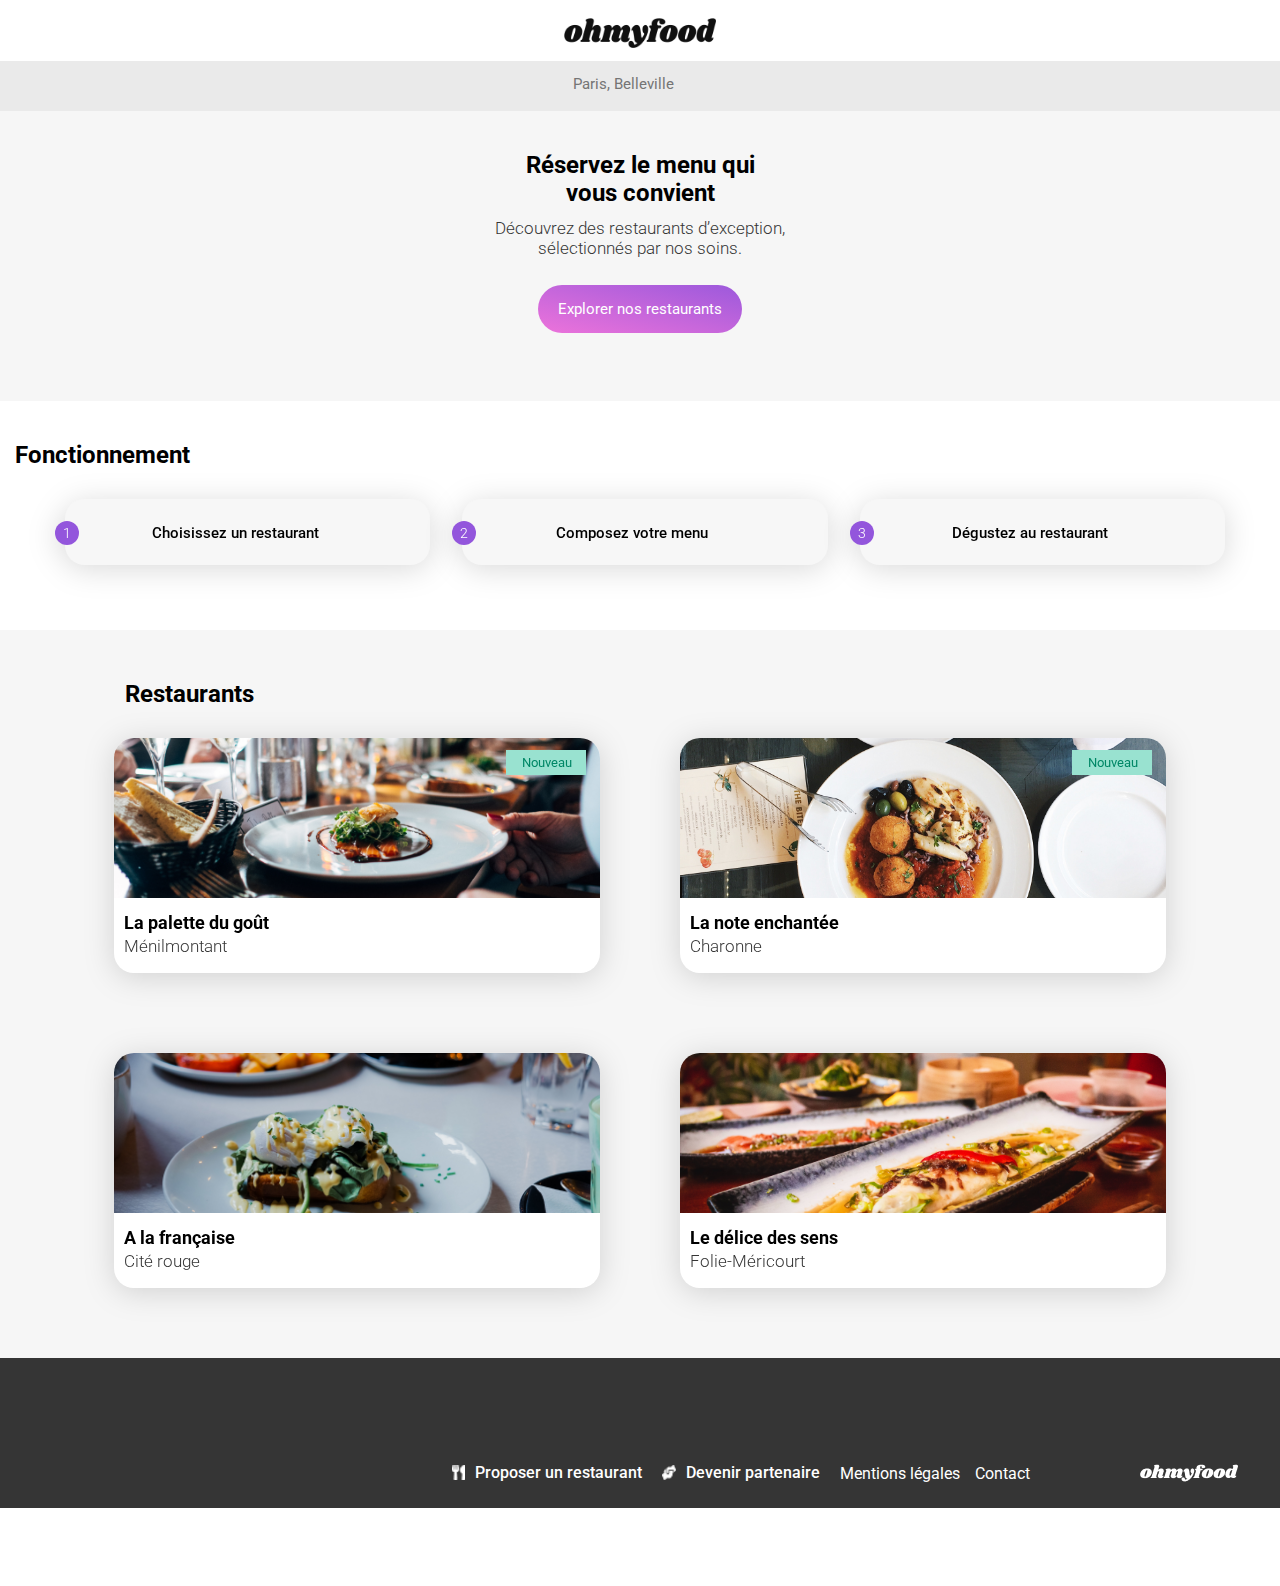
<file: index.html>
<!DOCTYPE html>
<html lang="fr">

<head>
    <meta charset="UTF-8">
    <meta name="viewport" content="width=device-width, initial-scale=1.0">
    <title>OhMyFood</title>
    <link rel="preconnect" href="https://fonts.googleapis.com">
    <link rel="preconnect" href="https://fonts.gstatic.com" crossorigin>
    <link href="https://fonts.googleapis.com/css2?family=Roboto:wght@100;300;400;500;700&display=swap" rel="stylesheet">
    <link rel="stylesheet" href="https://cdnjs.cloudflare.com/ajax/libs/font-awesome/6.2.1/css/all.min.css"
        integrity="sha512-MV7K8+y+gLIBoVD59lQIYicR65iaqukzvf/nwasF0nqhPay5w/9lJmVM2hMDcnK1OnMGCdVK+iQrJ7lzPJQd1w=="
        crossorigin="anonymous" referrerpolicy="no-referrer" />
    <link rel="stylesheet" href="./css/style.css">
</head>

<body>
    <div class="container">
        <header>
                <div class="logoOMF">
                    <img src="./images/logo/ohmyfood.png" alt="OhMyFood">
                </div>
            <form> 
            <section class="loc">
                <div class="location">
                <div class="locicon"><i class="fa-solid fa-location-dot fa-1.7x iconloc"></i></div>
                <div class="searchbar"><input type="text" placeholder="Paris, Belleville" id="search"></div>
                </div>  
            </section>
            <section class="bookym">
                <div class="bookyourmenu">
                    <h1>Réservez le menu qui<br>vous convient</h1>
                    <p>Découvrez des restaurants d’exception,<br> sélectionnés par nos soins.</p>
                </div>
                <div class="expbut">
                    <input type="submit" value="Explorer nos restaurants" id="explore">
                </div>
            </section>
            </form>
            <section class="fonction">
                <div class="fct">
                    <h1>Fonctionnement</h1>
                    <div class="fct-cards">
                        <article class="card">
                        <div class="bloc1"><p>1</p></div>
                        <i class="fa-solid fa-mobile-screen-button mobilicon"></i>
                        <h2>Choisissez un restaurant</h2>
                        </article>
                        <article class="card">
                        <div class="bloc1"><p>2</p></div>
                        <i class="fa-solid fa-list-ul listicon"></i>
                        <h2>Composez votre menu</h2>
                        </article>
                        <article class="card">
                        <div class="bloc1"><p>3</p></div>               
                        <i class="fa-sharp fa-solid fa-store storicon"></i>
                        <h2>Dégustez au restaurant</h2>
                        </article> 
                    </div>
                </div>
            </section>
        </header> 
            <section class="restaurants">
                <div class="rest">
                    <h1>Restaurants</h1>
                    <div class="rest-cards">
                    <article class="card">
                        <a href="Menu1/menu1.html">
                        <img src="./images/jay-wennington-N_Y88TWmGwA-unsplash.jpg" alt="Restaurant à Menilmontant" class="resto1"> 
                        <div class="card-content">
                        <h3>La palette du goût</h3>
                        <p>Ménilmontant</p>
                        <i class="fa-solid fa-heart"></i>
                        <div class="bloc2"><h4>Nouveau</h4></div>
                        </div> 
                        </a>
                        </article>
                    <article class="card"> 
                        <a href="Menu3/menu3.html">
                        <img src="./images/stil-u2Lp8tXIcjw-unsplash.jpg" alt="Restaurant à Menilmontant" class="resto1"> 
                        <div class="card-content">
                        <h3>La note enchantée</h3>
                        <p>Charonne</p>
                        <i class="fa-solid fa-heart"></i>
                        <div class="bloc2"><h4>Nouveau</h4></div>
                        </div> 
                        </a> 
                    </article>
                    <article class="card"> 
                        <a href="Menu4/menu4.html">
                        <img src="./images/toa-heftiba-DQKerTsQwi0-unsplash.jpg" alt="Restaurant à Menilmontant" class="resto1"> 
                        <div class="card-content">
                        <h3>A la française</h3>
                        <p>Cité rouge</p>
                        <i class="fa-solid fa-heart"></i>
                        </div>
                        </a>
                    </article>
                    <article class="card">
                        <a href="Menu2/Menu2.html">
                        <img src="./images/louis-hansel-shotsoflouis-qNBGVyOCY8Q-unsplash.jpg" alt="Restaurant à Menilmontant" class="resto1"> 
                        <div class="card-content">
                        <h3>Le délice des sens</h3>
                        <p>Folie-Méricourt</p>
                        <i class="fa-solid fa-heart"></i>
                        </div>
                        </a>
                    </article>
                    </div>
                </div>
            </section>
        <footer class="foot">
            <div class="ft">
                <div class="prpanddvpandul"> 
                    <div class="prpanddvp">
                    <div class="prpunr">
                        <img src="./images/couverts.png" alt="Couverts" class="icouverts">
                        <h3>Proposer un restaurant</h3>
                    </div>
                    <div class="dvp">
                        <img src="./images/mains.png" alt="Poignée de mains" class="icmains">
                        <h3>Devenir partenaire</h3>
                    </div>
                    </div>
                <ul>
                    <li>Mentions légales</li>
                    <li><a class="contact" href="mailto:mdln.brn.zbd@gmail.com">Contact</a></li>
                </ul>
                </div>
                <div class="logoOMF2">
                    <img src="./images/logo/ohmyfood2.png" alt="OhMyFood" class="logo2"> 
                </div>
            </div>  
        </footer>
    </div>
</body>
</file>
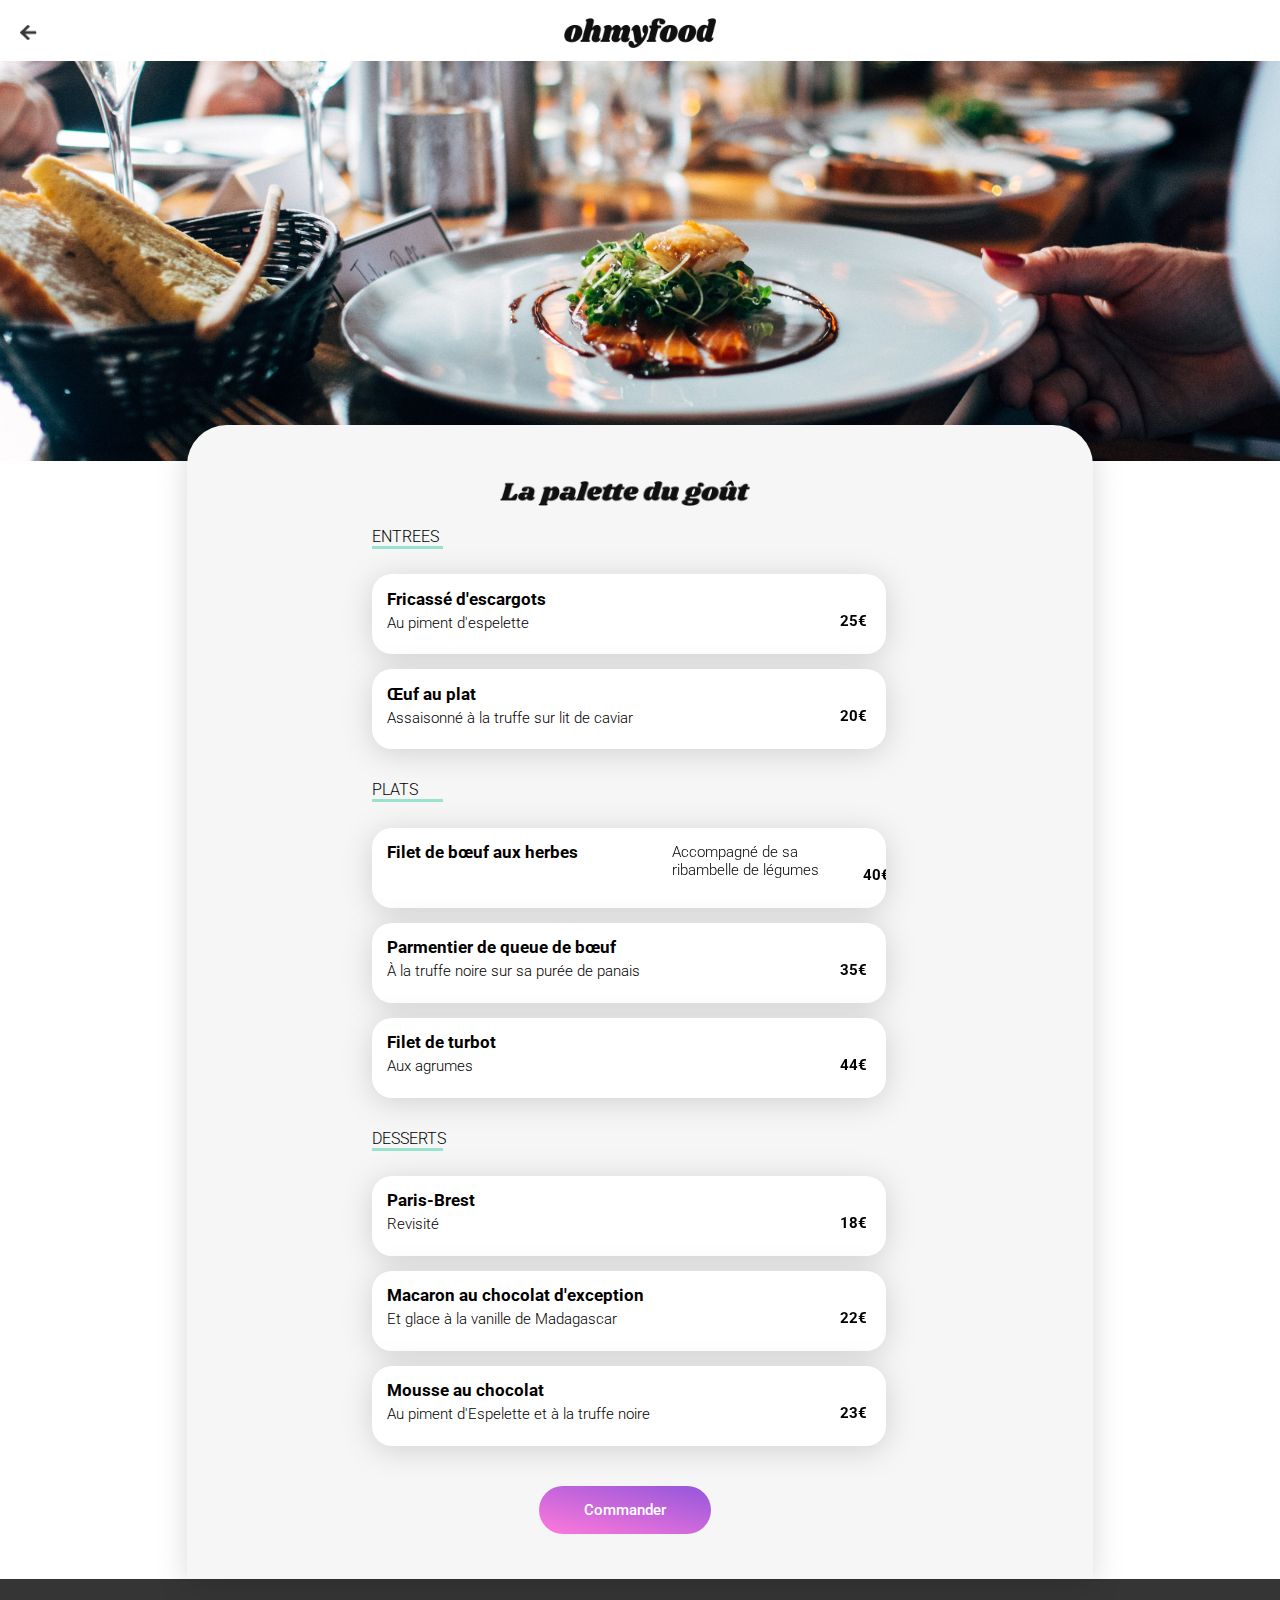
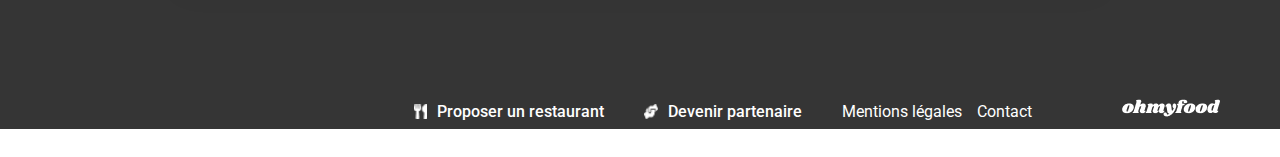
<file: Menu1 OMF/index.html>
<!DOCTYPE html>
<html lang="fr">

<head>
    <meta charset="UTF-8">
    <meta name="viewport" content="width=device-width, initial-scale=1.0">
    <title>Menu 1</title>
    <link rel="preconnect" href="https://fonts.googleapis.com">
    <link rel="preconnect" href="https://fonts.gstatic.com" crossorigin>
    <link href="https://fonts.googleapis.com/css2?family=Roboto:wght@100;300;400;500;700&display=swap" rel="stylesheet">
    <link rel="stylesheet" href="https://cdnjs.cloudflare.com/ajax/libs/font-awesome/6.2.1/css/all.min.css"
        integrity="sha512-MV7K8+y+gLIBoVD59lQIYicR65iaqukzvf/nwasF0nqhPay5w/9lJmVM2hMDcnK1OnMGCdVK+iQrJ7lzPJQd1w=="
        crossorigin="anonymous" referrerpolicy="no-referrer" />
    <link rel="stylesheet" href="./css/style.css">
</head>

<body>
  <div class="container">
    <header>
        <div class="logoOMF">
            <img src="./images/logo/ohmyfood.png" alt="OhMyFood">
        </div>
        <div class="fleche">
            <img src="./images/flch.png" alt="Flèche" class="logoflch">
        </div>    
        <div class="backgroundimage">
            <img src="./images/jay-wennington-N_Y88TWmGwA-unsplash.jpg" alt="restaurant" class="image1">   
        </div>  
    </header>
    <section class="main">
       <div class="card"> 
          <div class="card-content">
             <div class="title">
                <img src="./images/lpdg.png" class="lpdg" alt="La palette du goût"> 
                <i class="fa-solid fa-heart"></i> 
             </div>
             <article>
               <div class="entree">
                <h1>ENTREES</h1>
                <div class="card entree1">
                  <div class="littlecardcontent">
                   <h2>Fricassé d'escargots</h2>
                   <p>Au piment d'espelette</p>
                   </div>
                   <div class="bloce1">
                    <h3>25€</h3>
                    <i class="fa-solid fa-circle-check icheck"></i>
                  </div>
                </div>
                <div class="card entree1">
                  <div class="littlecardcontent">
                   <h2>Œuf au plat</h2>
                   <p>Assaisonné à la truffe sur lit de caviar</p>
                  </div>
                  <div class="bloce1">
                   <h3>20€</h3>
                   <i class="fa-solid fa-circle-check icheck"></i>
                  </div>
                </div>
             </article> 
             <article>
             <div class="entree">
                <h1>PLATS</h1>
                <div class="card entree1">
                  <div class="littlecardcontent">
                   <h2>Filet de bœuf aux herbes</h2>
                </div>
                <div class="para">
                  <p>Accompagné de sa ribambelle de légumes</p>
               </div>
                  <div class="bloce1">
                   <h3>40€</h3>
                   <i class="fa-solid fa-circle-check icheck"></i>
                  </div>
                </div>
                <div class="card entree1">
                  <div class="littlecardcontent">
                   <h2>Parmentier de queue de bœuf</h2>
                   <p>À la truffe noire sur sa purée de panais</p>
                  </div> 
                  <div class="bloce1">
                   <h3>35€</h3>
                   <i class="fa-solid fa-circle-check icheck"></i>
                  </div>
                </div>
                <div class="card entree1">
                  <div class="littlecardcontent">
                   <h2>Filet de turbot</h2>
                   <p>Aux agrumes</p>
                  </div>
                  <div class="bloce1">
                   <h3>44€</h3>
                   <i class="fa-solid fa-circle-check icheck"></i>
                  </div>
                </div>
             </div>
             </article>
             <article>
             <div class="entree">
                <h1>DESSERTS</h1>
                <div class="card entree1">
                  <div class="littlecardcontent">
                   <h2>Paris-Brest</h2>
                   <p>Revisité</p>
                  </div>
                  <div class="bloce1">
                   <h3>18€</h3>
                   <i class="fa-solid fa-circle-check icheck"></i>
                  </div>
                </div>
                <div class="card entree1">
                  <div class="littlecardcontent">
                   <h2>Macaron au chocolat d'exception </h2>
                   <p>Et glace à la vanille de Madagascar</p>
                  </div>
                  <div class="bloce1">
                   <h3>22€</h3>
                   <i class="fa-solid fa-circle-check icheck"></i>
                  </div>
                </div>
                <div class="card entree1">
                  <div class="littlecardcontent">
                   <h2>Mousse au chocolat </h2>
                   <p>Au piment d'Espelette et à la truffe noire</p>
                  </div>
                  <div class="bloce1"> 
                   <h3>23€</h3>
                   <i class="fa-solid fa-circle-check icheck"></i>
                  </div>
                </div>
             </div>
             </article>
             <div class="button">
             <a href="#" id="commander">Commander</a>
             </div>
          </div>
       </div>
    </section> 
    <footer class="foot">
        <div class="ft">
           <div class="prpanddvpandul"> 
           <div class="prpanddvp">
           <div class="prpunr">
           <img src="./images/couverts.png" alt="Couverts" class="icouverts">
           <h3>Proposer un restaurant</h3>
           </div>
           <div class="dvp">
           <img src="./images/mains.png" alt="Poignée de mains" class="icmains">
           <h3>Devenir partenaire</h3>
           </div>
           </div>
           <ul>
               <li>Mentions légales</li>
               <li>Contact</li>
           </ul>
           </div>
           <div class="logoOMF2">
           <img src="./images/logo/ohmyfood2.png" alt="OhMyFood" class="logo2"> 
           </div>
         </div>  
    </footer>
  </div>
</body>
</file>
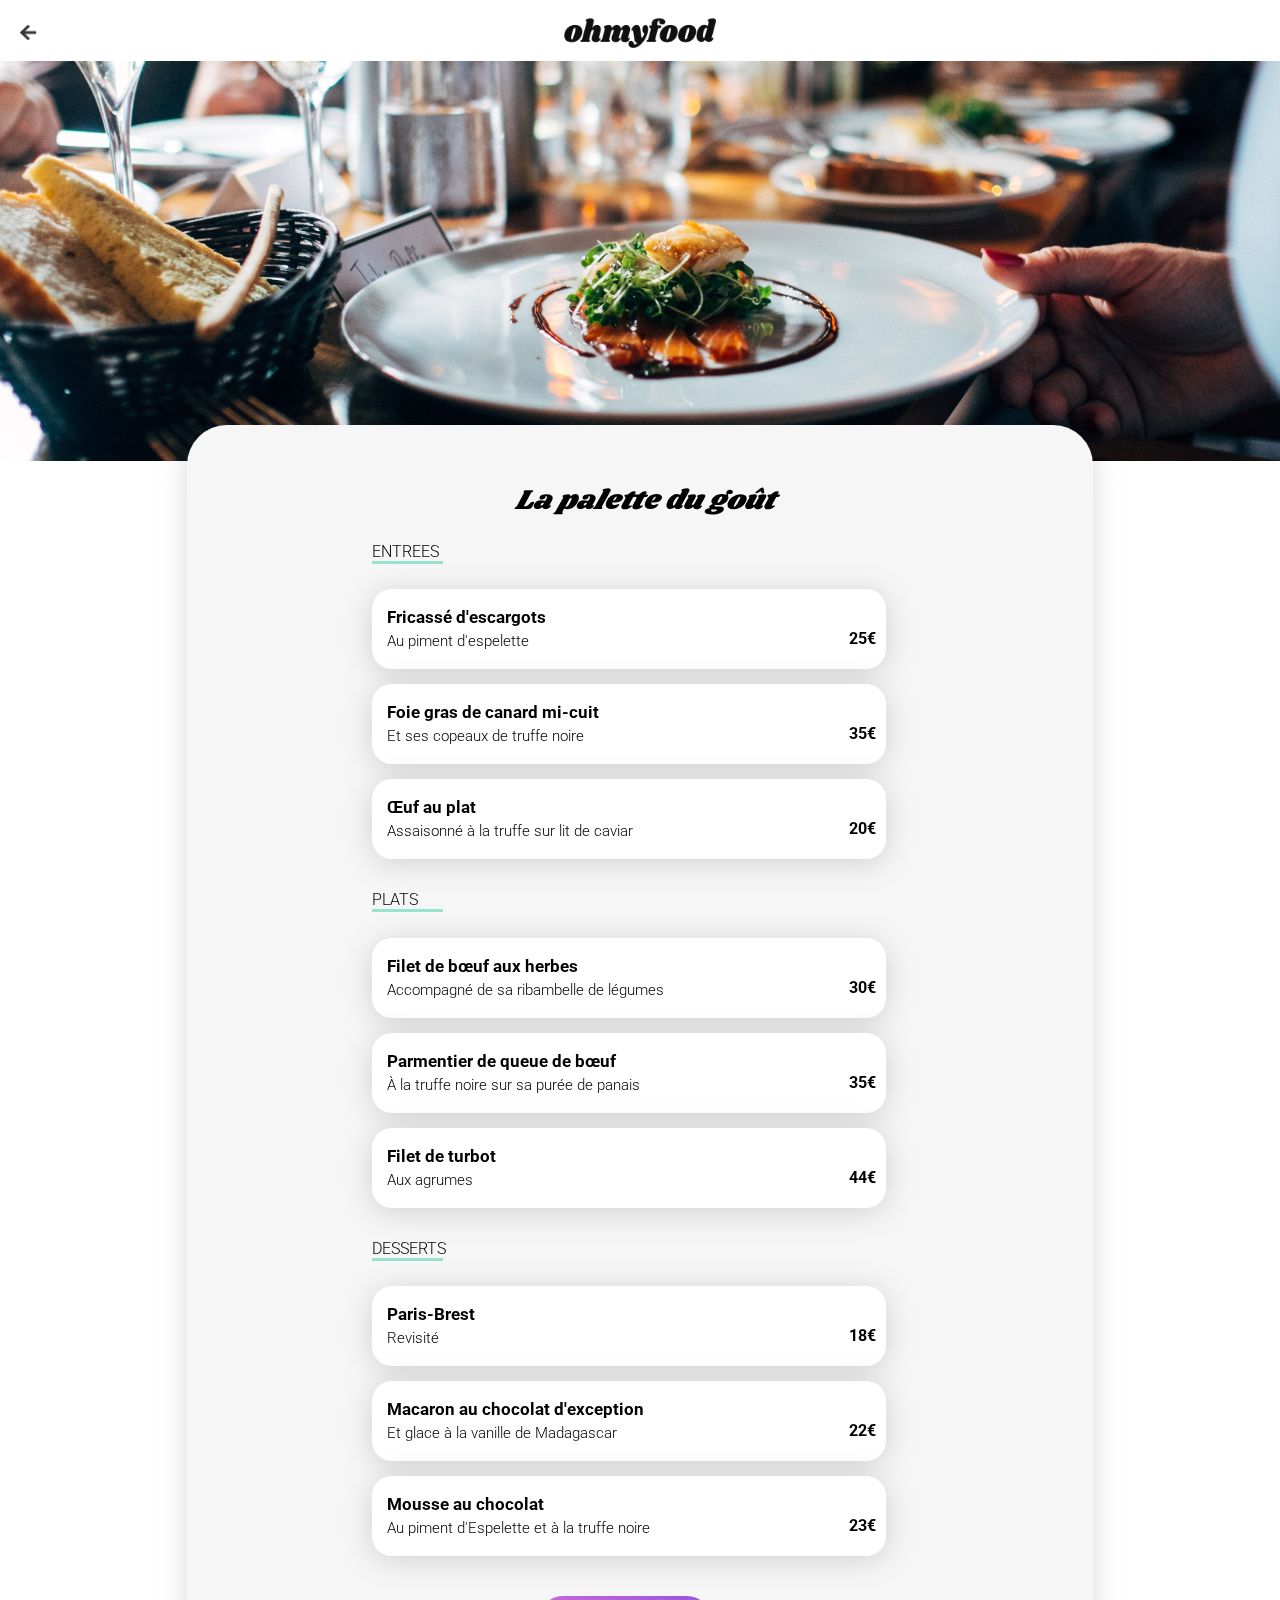
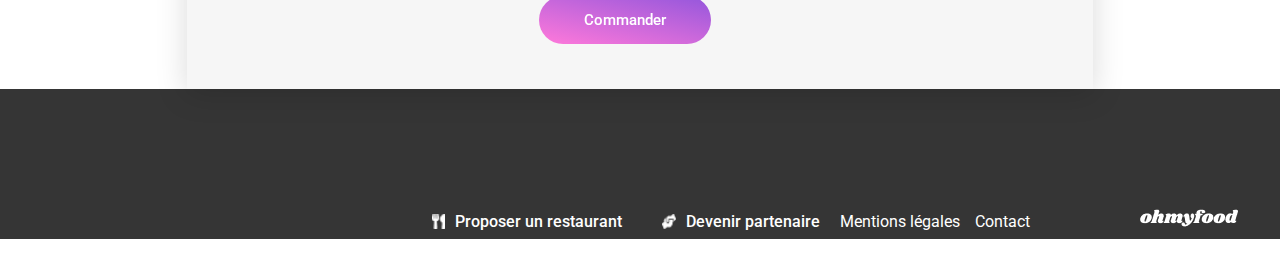
<file: menu1/menu1.html>
<!DOCTYPE html>
<html lang="fr">

<head>
    <meta charset="UTF-8">
    <meta name="viewport" content="width=device-width, initial-scale=1.0">
    <title>Menu 1</title>
    <link rel="preconnect" href="https://fonts.googleapis.com">
    <link rel="preconnect" href="https://fonts.gstatic.com" crossorigin>
    <link href="https://fonts.googleapis.com/css2?family=Roboto:ital,wght@0,100;0,300;0,400;0,700;1,400&family=Shrikhand&display=swap" rel="stylesheet">
    <link rel="stylesheet" href="https://cdnjs.cloudflare.com/ajax/libs/font-awesome/6.2.1/css/all.min.css"
        integrity="sha512-MV7K8+y+gLIBoVD59lQIYicR65iaqukzvf/nwasF0nqhPay5w/9lJmVM2hMDcnK1OnMGCdVK+iQrJ7lzPJQd1w=="
        crossorigin="anonymous" referrerpolicy="no-referrer" />
    <link rel="stylesheet" href="./css/style1.css">
</head>

<body>
  <div class="container">
    <header>
        <div class="logoOMF">
            <img src="./images/logo/ohmyfood.png" alt="OhMyFood">
        </div>
        <div class="fleche">
            <img src="./images/flch.png" alt="Flèche" class="logoflch">
        </div>    
        <div class="backgroundimage">
            <img src="./images/jay-wennington-N_Y88TWmGwA-unsplash.jpg" alt="restaurant" class="image1">   
        </div>  
    </header>
    <section class="main">
      <div class="card"> 
          <div class="card-content">
            <div class="title">
                <h4>La palette du goût</h4>
                <i class="fa-solid fa-heart"></i> 
            </div>
            <div class="catégories">
              <h1>ENTREES</h1>
                <article class="littlecardcontent card">
                    <h2 class="littlecardtitle">Fricassé d'escargots</h2>
                    <p class="littlecardtext">Au piment d'espelette</p>
                    <strong class="price">25€</strong>
                  <div class="bloce1">
                    <i class="fa-solid fa-circle-check icheck"></i>
                  </div>
                </article> 
                <article class="littlecardcontent card">
                    <h2 class="littlecardtitle">Foie gras de canard mi-cuit</h2>
                    <p class="littlecardtext">Et ses copeaux de truffe noire</p>
                    <strong class="price">35€</strong>
                  <div class="bloce1">
                    <i class="fa-solid fa-circle-check icheck"></i>
                  </div>
                </article>
                <article class="littlecardcontent card">
                    <h2 class="littlecardtitle">Œuf au plat</h2>
                    <p class="littlecardtext">Assaisonné à la truffe sur lit de caviar</p>
                    <strong class="price">20€</strong>
                  <div class="bloce1">
                    <i class="fa-solid fa-circle-check icheck"></i>
                  </div>
                </article> 
            </div>
            <div class="catégories">
              <h1>PLATS</h1> 
                <article class="littlecardcontent card">
                    <h2 class="littlecardtitle">Filet de bœuf aux herbes</h2>
                    <p class="littlecardtext">Accompagné de sa ribambelle de légumes</p>
                    <strong class="price">30€</strong>
                  <div class="bloce1">
                      <i class="fa-solid fa-circle-check icheck"></i>
                  </div>
                </article>
                <article class="littlecardcontent card">
                    <h2 class="littlecardtitle">Parmentier de queue de bœuf</h2>
                    <p class="littlecardtext">À la truffe noire sur sa purée de panais</p>
                    <strong class="price">35€</strong>
                  <div class="bloce1">
                      <i class="fa-solid fa-circle-check icheck"></i>
                  </div>
                </article>
                <article class="littlecardcontent card">
                    <h2 class="littlecardtitle">Filet de turbot</h2>
                    <p class="littlecardtext">Aux agrumes</p>
                    <strong class="price">44€</strong>
                  <div class="bloce1">
                      <i class="fa-solid fa-circle-check icheck"></i>
                  </div>
                </article>
            </div>  
            <div class="catégories">
              <h1>DESSERTS</h1>
                <article class="littlecardcontent card">
                    <h2 class="littlecardtitle">Paris-Brest</h2>
                    <p class="littlecardtext">Revisité</p>
                    <strong class="price">18€</strong>
                  <div class="bloce1">
                    <i class="fa-solid fa-circle-check icheck"></i>
                  </div>
                </article>
                <article class="littlecardcontent card">
                    <h2 class="littlecardtitle">Macaron au chocolat d'exception </h2>
                    <p class="littlecardtext">Et glace à la vanille de Madagascar</p>
                    <strong class="price">22€</strong>
                  <div class="bloce1">
                    <i class="fa-solid fa-circle-check icheck"></i>
                  </div>
                </article>  
                <article class="littlecardcontent card">
                    <h2 class="littlecardtitle" >Mousse au chocolat </h2>
                    <p class="littlecardtext">Au piment d'Espelette et à la truffe noire</p>
                    <strong class="price">23€</strong>
                  <div class="bloce1"> 
                    <i class="fa-solid fa-circle-check icheck"></i>
                  </div>
                </article>
            </div>
              <div class="button">
                <a href="#" id="commander">Commander</a>
              </div>
          </div>
      </div>
    </section> 
    <footer class="foot">
        <div class="ft">
            <div class="prpanddvpandul"> 
              <div class="prpanddvp">
              <div class="prpunr">
                <img src="./images/couverts.png" alt="Couverts" class="icouverts">
                <h3>Proposer un restaurant</h3>
              </div>
              <div class="dvp">
                <img src="./images/mains.png" alt="Poignée de mains" class="icmains">
                <h3>Devenir partenaire</h3>
              </div>
              </div>
            <ul>
              <li>Mentions légales</li>
              <li><a class="contact" href="mailto:mdln.brn.zbd@gmail.com">Contact</a></li>
            </ul>
            </div>
            <div class="logoOMF2">
              <img src="./images/logo/ohmyfood2.png" alt="OhMyFood" class="logo2"> 
            </div>
        </div>  
    </footer>
  </div>
</body>
</file>
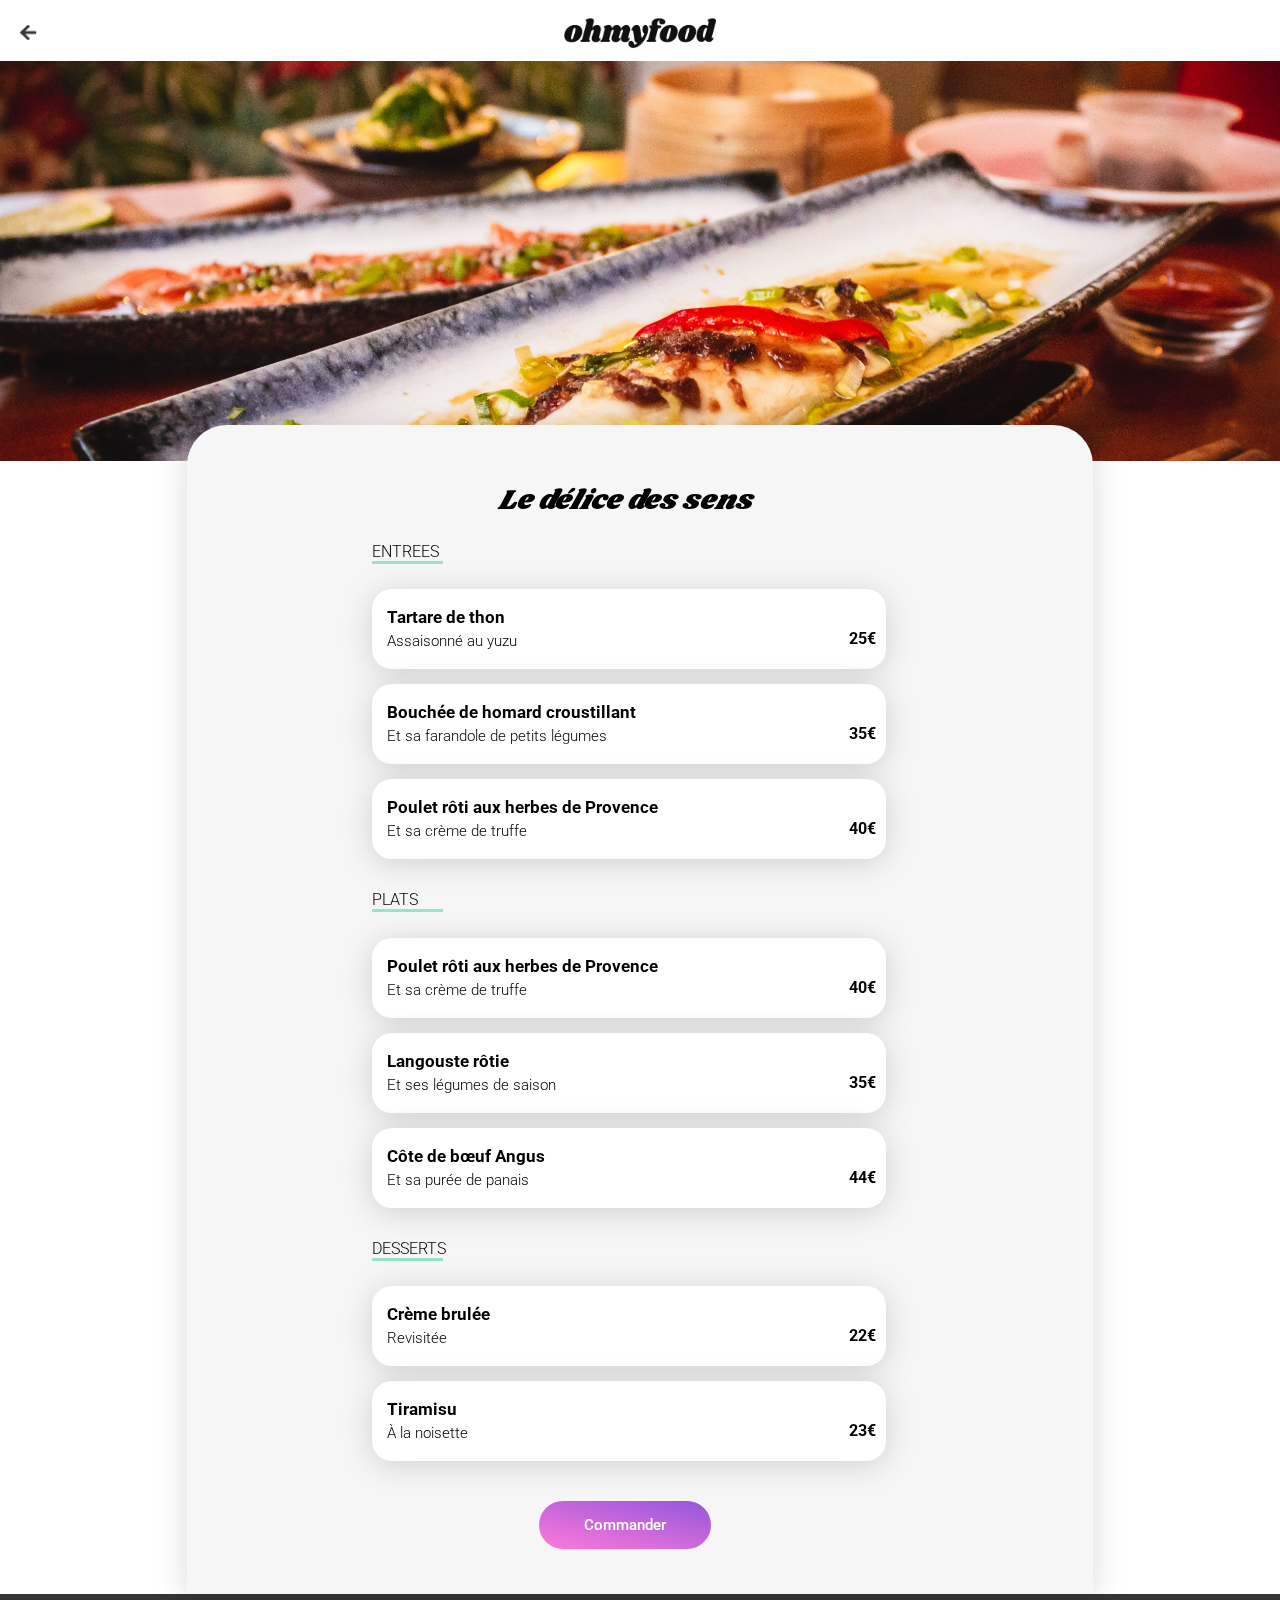
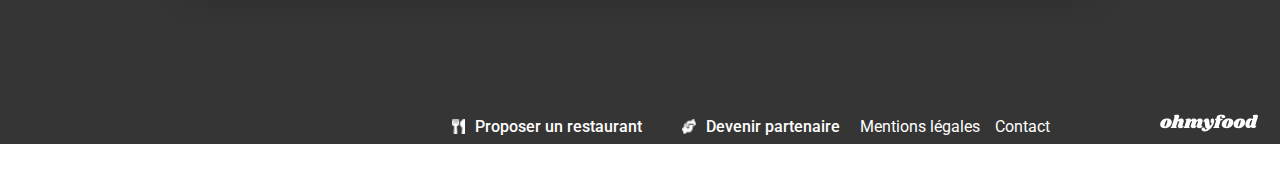
<file: menu2/Menu2.html>
<!DOCTYPE html>
<html lang="fr">

<head>
    <meta charset="UTF-8">
    <meta name="viewport" content="width=device-width, initial-scale=1.0">
    <title>Menu 2</title>
    <link rel="preconnect" href="https://fonts.googleapis.com">
    <link rel="preconnect" href="https://fonts.gstatic.com" crossorigin>
    <link href="https://fonts.googleapis.com/css2?family=Roboto:ital,wght@0,100;0,300;0,400;0,700;1,400&family=Shrikhand&display=swap" rel="stylesheet">
    <link rel="stylesheet" href="https://cdnjs.cloudflare.com/ajax/libs/font-awesome/6.2.1/css/all.min.css"
        integrity="sha512-MV7K8+y+gLIBoVD59lQIYicR65iaqukzvf/nwasF0nqhPay5w/9lJmVM2hMDcnK1OnMGCdVK+iQrJ7lzPJQd1w=="
        crossorigin="anonymous" referrerpolicy="no-referrer" />
    <link rel="stylesheet" href="./css/style2.css">
</head>

<body>
  <div class="container">
    <header>
        <div class="logoOMF">
            <img src="./images/logo/ohmyfood.png" alt="OhMyFood">
        </div>
        <div class="fleche">
            <img src="./images/flch.png" alt="Flèche" class="logoflch">
        </div>    
        <div class="backgroundimage">
            <img src="./images/louis-hansel-shotsoflouis-qNBGVyOCY8Q-unsplash.jpg" alt="restaurant" class="image1">   
        </div>  
    </header>
    <section class="main">
      <div class="card"> 
          <div class="card-content">
              <div class="title">
                <h4>Le délice des sens</h4>
                <i class="fa-solid fa-heart"></i> 
              </div>
              <div class="catégories">
                <h1>ENTREES</h1>
                  <article class="littlecardcontent card">
                    <h2 class="littlecardtitle">Tartare de thon</h2>
                    <p class="littlecardtext">Assaisonné au yuzu</p>
                    <strong class="price">25€</strong>
                  <div class="bloce1">
                    <i class="fa-solid fa-circle-check icheck"></i>
                  </div>
                  </article> 
                  <article class="littlecardcontent card">
                    <h2 class="littlecardtitle">Bouchée de homard croustillant </h2>
                    <p class="littlecardtext">Et sa farandole de petits légumes</p>
                    <strong class="price">35€</strong>
                  <div class="bloce1">
                    <i class="fa-solid fa-circle-check icheck"></i>
                  </div>
                  </article>
                  <article class="littlecardcontent card">
                    <h2 class="littlecardtitle">Poulet rôti aux herbes de Provence </h2>
                    <p class="littlecardtext">Et sa crème de truffe</p>
                    <strong class="price">40€</strong>
                  <div class="bloce1">
                    <i class="fa-solid fa-circle-check icheck"></i>
                  </div>
                  </article> 
                  </div>
              <div class="catégories">
                <h1>PLATS</h1> 
                  <article class="littlecardcontent card">
                    <h2 class="littlecardtitle">Poulet rôti aux herbes de Provence </h2>
                    <p class="littlecardtext">Et sa crème de truffe</p>
                    <strong class="price">40€</strong>
                    <div class="bloce1">
                      <i class="fa-solid fa-circle-check icheck"></i>
                    </div>
                  </article>
                  <article class="littlecardcontent card">
                    <h2 class="littlecardtitle">Langouste rôtie </h2>
                    <p class="littlecardtext">Et ses légumes de saison</p>
                    <strong class="price">35€</strong>
                    <div class="bloce1">
                      <i class="fa-solid fa-circle-check icheck"></i>
                    </div>
                  </article>
                  <article class="littlecardcontent card">
                    <h2 class="littlecardtitle">Côte de bœuf Angus </h2>
                    <p class="littlecardtext">Et sa purée de panais</p>
                    <strong class="price">44€</strong>
                    <div class="bloce1">
                      <i class="fa-solid fa-circle-check icheck"></i>
                    </div>
                  </article>
              </div>  
              <div class="catégories">
                <h1>DESSERTS</h1>
                <article class="littlecardcontent card">
                  <h2 class="littlecardtitle">Crème brulée </h2>
                  <p class="littlecardtext">Revisitée</p>
                  <strong class="price">22€</strong>
                  <div class="bloce1">
                    <i class="fa-solid fa-circle-check icheck"></i>
                  </div>
                </article>
                <article class="littlecardcontent card">
                  <h2 class="littlecardtitle">Tiramisu</h2>
                  <p class="littlecardtext">À la noisette</p>
                  <strong class="price">23€</strong>
                  <div class="bloce1">
                    <i class="fa-solid fa-circle-check icheck"></i>
                  </div>
                </article>  
                </div>
              <div class="button">
                <a href="#" id="commander">Commander</a>
              </div>
          </div>
      </div>
    </section> 
    <footer class="foot">
        <div class="ft">
          <div class="prpanddvpandul"> 
            <div class="prpanddvp">
            <div class="prpunr">
              <img src="./images/couverts.png" alt="Couverts" class="icouverts">
              <h3>Proposer un restaurant</h3>
            </div>
            <div class="dvp">
              <img src="./images/mains.png" alt="Poignée de mains" class="icmains">
              <h3>Devenir partenaire</h3>
            </div>
            </div>
          <ul>
              <li>Mentions légales</li>
              <li><a class="contact" href="mailto:mdln.brn.zbd@gmail.com">Contact</a></li>
          </ul>
          </div>
            <div class="logoOMF2">
            <img src="./images/logo/ohmyfood2.png" alt="OhMyFood" class="logo2"> 
            </div>
        </div>  
    </footer>
  </div>
</body>
</file>
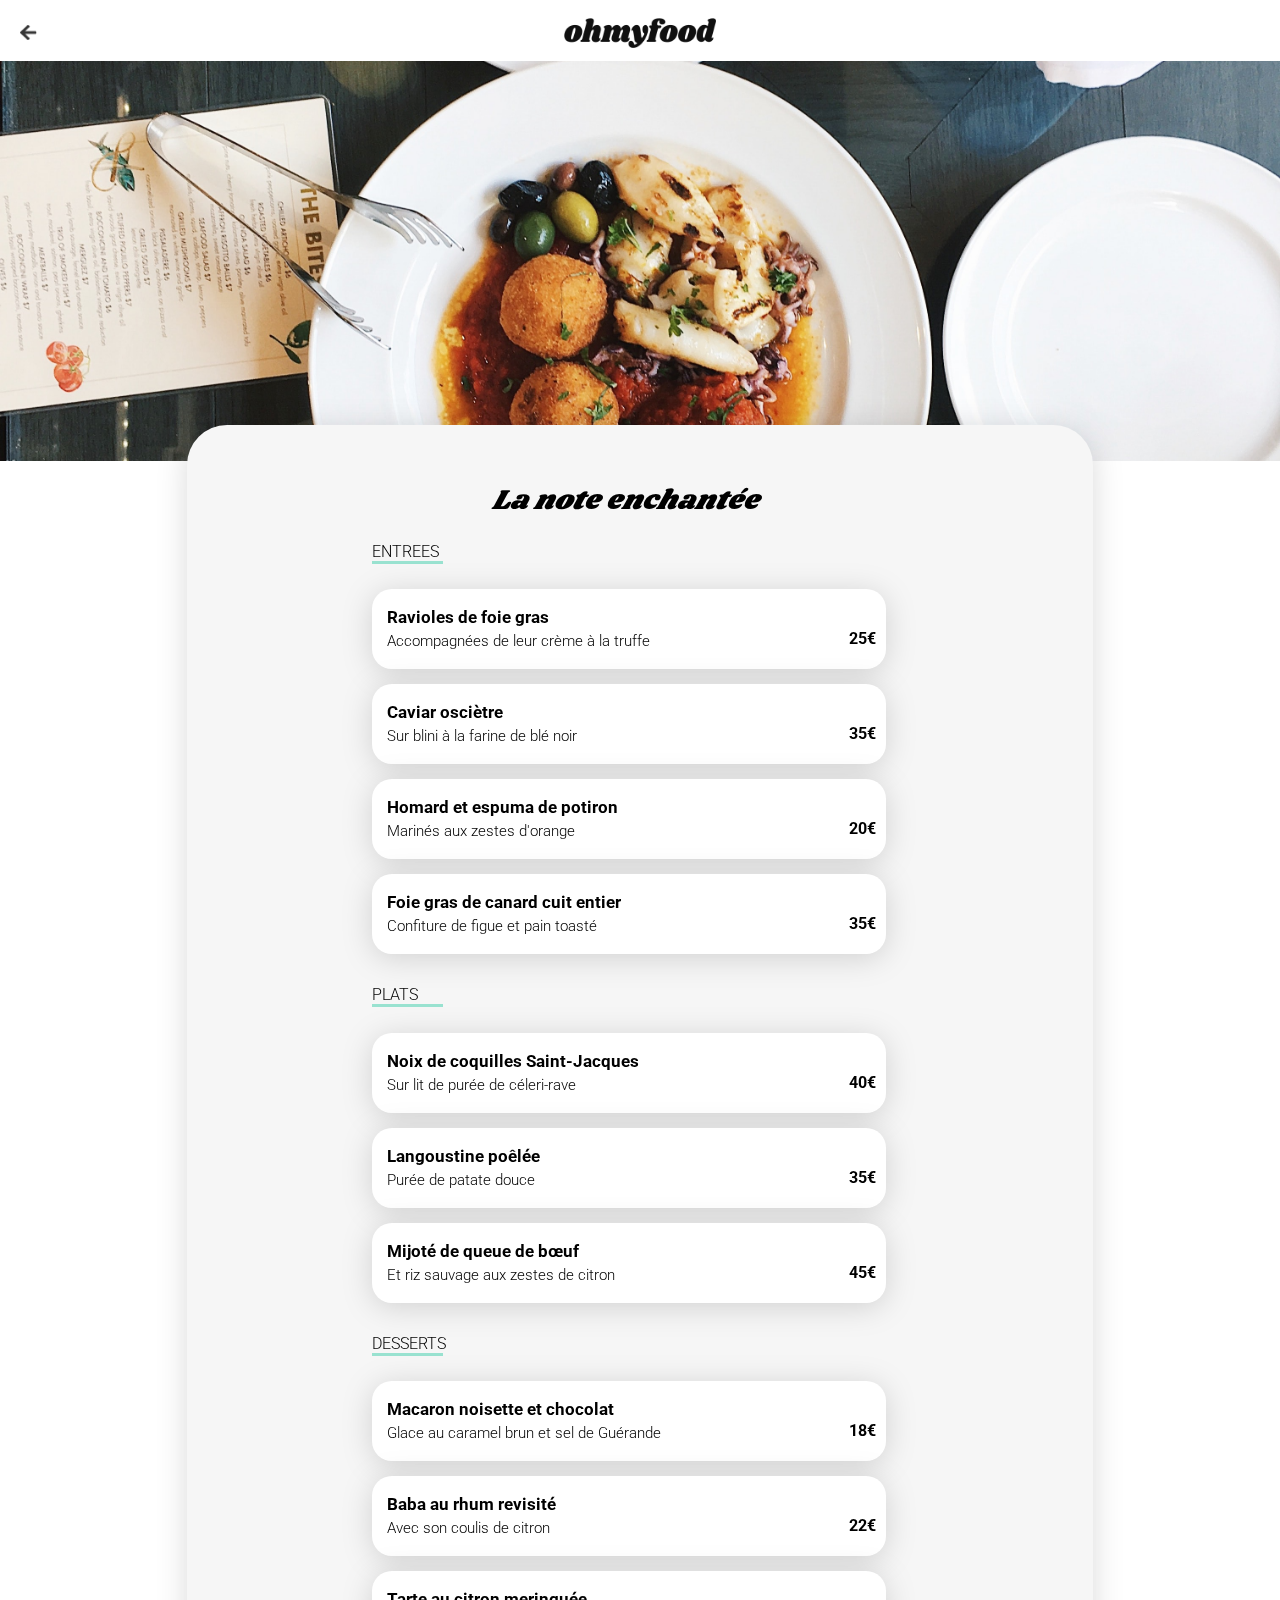
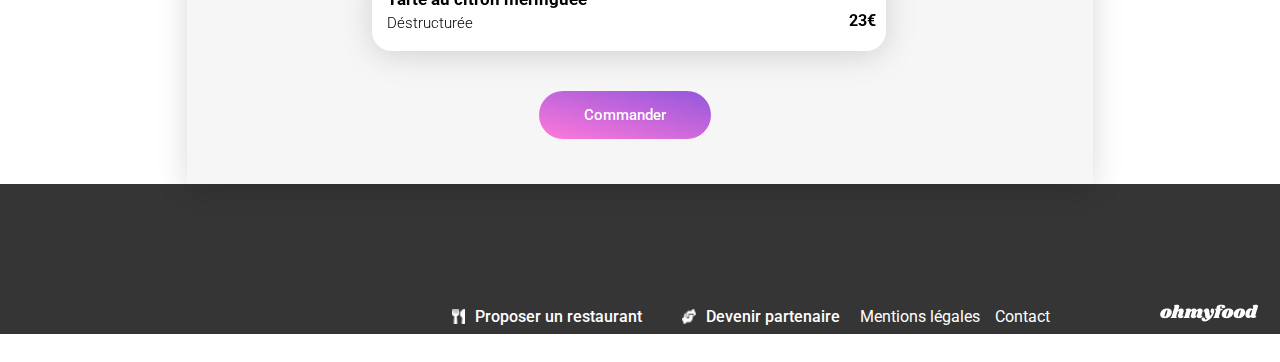
<file: menu3/menu3.html>
<!DOCTYPE html>
<html lang="fr">

<head>
    <meta charset="UTF-8">
    <meta name="viewport" content="width=device-width, initial-scale=1.0">
    <title>Menu 3</title>
    <link rel="preconnect" href="https://fonts.googleapis.com">
    <link rel="preconnect" href="https://fonts.gstatic.com" crossorigin>
    <link href="https://fonts.googleapis.com/css2?family=Roboto:ital,wght@0,100;0,300;0,400;0,700;1,400&family=Shrikhand&display=swap" rel="stylesheet">
    <link rel="stylesheet" href="https://cdnjs.cloudflare.com/ajax/libs/font-awesome/6.2.1/css/all.min.css"
        integrity="sha512-MV7K8+y+gLIBoVD59lQIYicR65iaqukzvf/nwasF0nqhPay5w/9lJmVM2hMDcnK1OnMGCdVK+iQrJ7lzPJQd1w=="
        crossorigin="anonymous" referrerpolicy="no-referrer" />
    <link rel="stylesheet" href="./css/style3.css">
</head>

<body>
  <div class="container">
    <header>
        <div class="logoOMF">
            <img src="./images/logo/ohmyfood.png" alt="OhMyFood">
        </div>
        <div class="fleche">
            <img src="./images/flch.png" alt="Flèche" class="logoflch">
        </div>    
        <div class="backgroundimage">
            <img src="./images/stil-u2Lp8tXIcjw-unsplash.jpg" alt="restaurant" class="image1">   
        </div>  
    </header>
    <section class="main">
      <div class="card"> 
          <div class="card-content">
            <div class="title">
              <h4>La note enchantée</h4>
              <i class="fa-solid fa-heart"></i> 
            </div>
              <div class="catégories">
                <h1>ENTREES</h1>
                  <article class="littlecardcontent card">
                    <h2 class="littlecardtitle">Ravioles de foie gras </h2>
                    <p class="littlecardtext">Accompagnées de leur crème à la truffe</p>
                    <strong class="price">25€</strong>
                  <div class="bloce1">
                    <i class="fa-solid fa-circle-check icheck"></i>
                  </div>
                  </article> 
                  <article class="littlecardcontent card">
                    <h2 class="littlecardtitle">Caviar osciètre </h2>
                    <p class="littlecardtext">Sur blini à la farine de blé noir</p>
                    <strong class="price">35€</strong>
                  <div class="bloce1">
                    <i class="fa-solid fa-circle-check icheck"></i>
                  </div>
                  </article>
                  <article class="littlecardcontent card">
                    <h2 class="littlecardtitle">Homard et espuma de potiron</h2>
                    <p class="littlecardtext">Marinés aux zestes d'orange</p>
                    <strong class="price">20€</strong>
                  <div class="bloce1">
                    <i class="fa-solid fa-circle-check icheck"></i>
                  </div>
                  </article>
                  <article class="littlecardcontent card">
                    <h2 class="littlecardtitle">Foie gras de canard cuit entier</h2>
                    <p class="littlecardtext">Confiture de figue et pain toasté</p>
                    <strong class="price">35€</strong>
                    <div class="bloce1">
                      <i class="fa-solid fa-circle-check icheck"></i>
                    </div>
                  </article>
                  </div>
              <div class="catégories">
                <h1>PLATS</h1> 
                  <article class="littlecardcontent card">
                    <h2 class="littlecardtitle">Noix de coquilles Saint-Jacques</h2>
                    <p class="littlecardtext">Sur lit de purée de céleri-rave</p>
                    <strong class="price">40€</strong>
                    <div class="bloce1">
                      <i class="fa-solid fa-circle-check icheck"></i>
                    </div>
                  </article>
                  <article class="littlecardcontent card">
                    <h2 class="littlecardtitle">Langoustine poêlée</h2>
                    <p class="littlecardtext">Purée de patate douce</p>
                    <strong class="price">35€</strong>
                    <div class="bloce1">
                      <i class="fa-solid fa-circle-check icheck"></i>
                    </div>
                  </article>
                  <article class="littlecardcontent card">
                    <h2 class="littlecardtitle">Mijoté de queue de bœuf </h2>
                    <p class="littlecardtext">Et riz sauvage aux zestes de citron</p>
                    <strong class="price">45€</strong>
                    <div class="bloce1">
                      <i class="fa-solid fa-circle-check icheck"></i>
                    </div>
                  </article>
              </div>  
              <div class="catégories">
                <h1>DESSERTS</h1>
                <article class="littlecardcontent card">
                  <h2 class="littlecardtitle">Macaron noisette et chocolat</h2>
                  <p class="littlecardtext">Glace au caramel brun et sel de Guérande</p>
                  <strong class="price">18€</strong>
                  <div class="bloce1">
                    <i class="fa-solid fa-circle-check icheck"></i>
                  </div>
                </article>
                <article class="littlecardcontent card">
                  <h2 class="littlecardtitle">Baba au rhum revisité </h2>
                  <p class="littlecardtext">Avec son coulis de citron</p>
                  <strong class="price">22€</strong>
                  <div class="bloce1">
                    <i class="fa-solid fa-circle-check icheck"></i>
                  </div>
                </article>
                <article class="littlecardcontent card">
                    <h2 class="littlecardtitle">Tarte au citron meringuée </h2>
                    <p class="littlecardtext">Déstructurée</p>
                    <strong class="price">23€</strong>
                    <div class="bloce1">
                      <i class="fa-solid fa-circle-check icheck"></i>
                    </div>
                </article> 
              </div>
              <div class="button">
                <a href="#" id="commander">Commander</a>
              </div>
          </div>
      </div>
    </section> 
    <footer class="foot">
        <div class="ft">
          <div class="prpanddvpandul"> 
            <div class="prpanddvp">
            <div class="prpunr">
              <img src="./images/couverts.png" alt="Couverts" class="icouverts">
              <h3>Proposer un restaurant</h3>
            </div>
            <div class="dvp">
              <img src="./images/mains.png" alt="Poignée de mains" class="icmains">
              <h3>Devenir partenaire</h3>
            </div>
            </div>
          <ul>
              <li>Mentions légales</li>
              <li><a class="contact" href="mailto:mdln.brn.zbd@gmail.com">Contact</a></li>
          </ul>
          </div>
          <div class="logoOMF2">
            <img src="./images/logo/ohmyfood2.png" alt="OhMyFood" class="logo2"> 
          </div>
        </div>  
    </footer>
  </div>
</body>
</file>
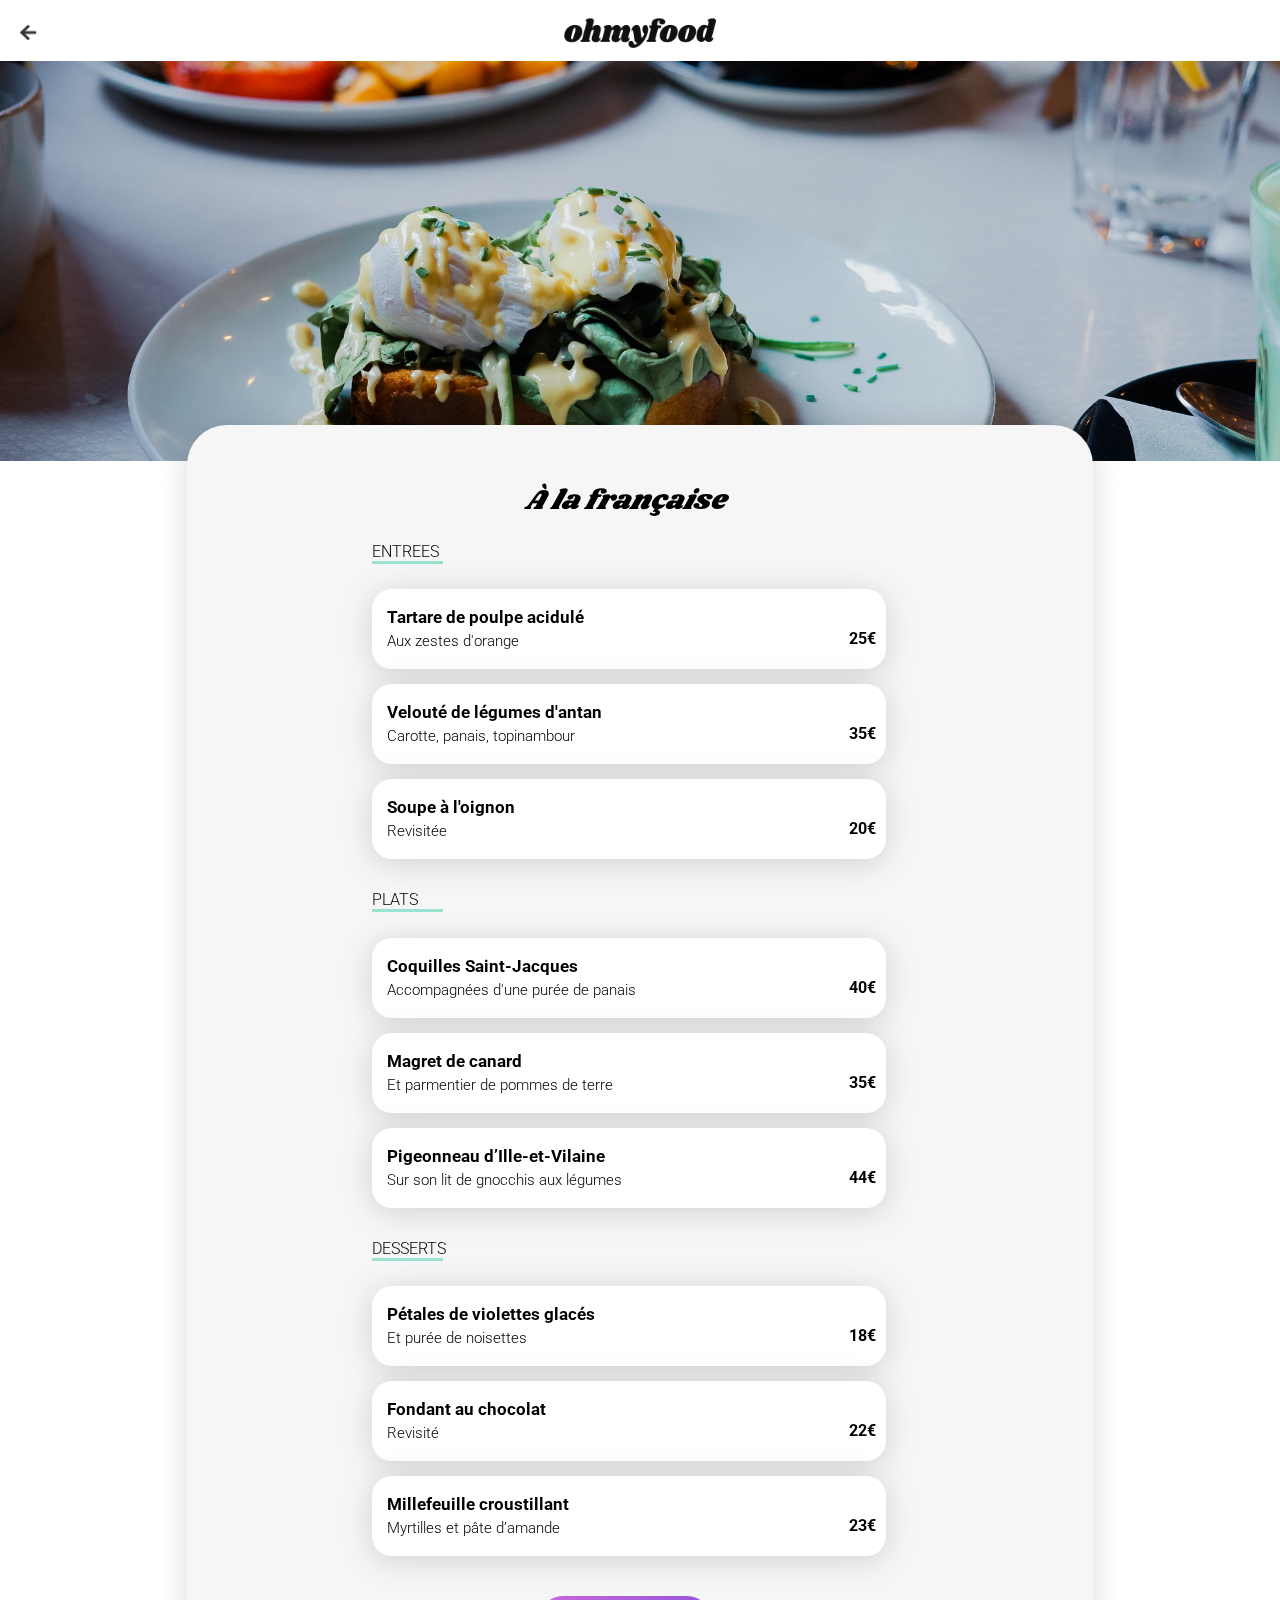
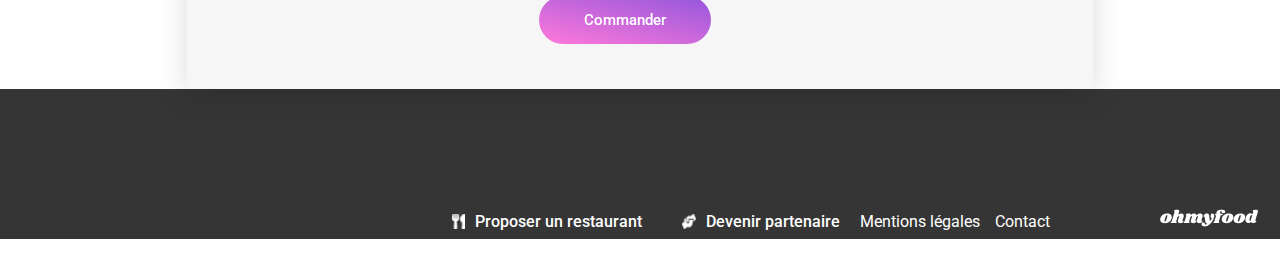
<file: menu4/menu4.html>
<!DOCTYPE html>
<html lang="fr">

<head>
    <meta charset="UTF-8">
    <meta name="viewport" content="width=device-width, initial-scale=1.0">
    <title>Menu 4</title>
    <link rel="preconnect" href="https://fonts.googleapis.com">
    <link rel="preconnect" href="https://fonts.gstatic.com" crossorigin>
    <link href="https://fonts.googleapis.com/css2?family=Roboto:ital,wght@0,100;0,300;0,400;0,700;1,400&family=Shrikhand&display=swap" rel="stylesheet">
    <link rel="stylesheet" href="https://cdnjs.cloudflare.com/ajax/libs/font-awesome/6.2.1/css/all.min.css"
        integrity="sha512-MV7K8+y+gLIBoVD59lQIYicR65iaqukzvf/nwasF0nqhPay5w/9lJmVM2hMDcnK1OnMGCdVK+iQrJ7lzPJQd1w=="
        crossorigin="anonymous" referrerpolicy="no-referrer" />
    <link rel="stylesheet" href="./css/style4.css">
</head>

<body>
  <div class="container">
    <header>
        <div class="logoOMF">
            <img src="./images/logo/ohmyfood.png" alt="OhMyFood">
        </div>
        <div class="fleche">
            <img src="./images/flch.png" alt="Flèche" class="logoflch">
        </div>    
        <div class="backgroundimage">
            <img src="./images/toa-heftiba-DQKerTsQwi0-unsplash.jpg" alt="restaurant" class="image1">   
        </div>  
    </header>
    <section class="main">
        <div class="card"> 
          <div class="card-content">
              <div class="title">
                <h4>À la française</h4>
                <i class="fa-solid fa-heart"></i> 
              </div>
              <div class="catégories">
                <h1>ENTREES</h1>
                  <article class="littlecardcontent card">
                    <h2 class="littlecardtitle">Tartare de poulpe acidulé </h2>
                    <p class="littlecardtext">Aux zestes d'orange</p>
                    <strong class="price">25€</strong>
                  <div class="bloce1">
                    <i class="fa-solid fa-circle-check icheck"></i>
                  </div>
                  </article> 
                  <article class="littlecardcontent card">
                    <h2 class="littlecardtitle">Velouté de légumes d'antan</h2>
                    <p class="littlecardtext">Carotte, panais, topinambour</p>
                    <strong class="price">35€</strong>
                  <div class="bloce1">
                    <i class="fa-solid fa-circle-check icheck"></i>
                  </div>
                  </article>
                  <article class="littlecardcontent card">
                    <h2 class="littlecardtitle">Soupe à l'oignon</h2>
                    <p class="littlecardtext">Revisitée</p>
                    <strong class="price">20€</strong>
                  <div class="bloce1">
                    <i class="fa-solid fa-circle-check icheck"></i>
                  </div>
                  </article>
              </div>
              <div class="catégories">
                <h1>PLATS</h1> 
                  <article class="littlecardcontent card">
                    <h2 class="littlecardtitle">Coquilles Saint-Jacques</h2>
                    <p class="littlecardtext">Accompagnées d'une purée de panais</p>
                    <strong class="price">40€</strong>
                  <div class="bloce1">
                    <i class="fa-solid fa-circle-check icheck"></i>
                  </div>
                  </article>
                  <article class="littlecardcontent card">
                    <h2 class="littlecardtitle">Magret de canard</h2>
                    <p class="littlecardtext">Et parmentier de pommes de terre</p>
                    <strong class="price">35€</strong>
                    <div class="bloce1">
                      <i class="fa-solid fa-circle-check icheck"></i>
                    </div>
                  </article>
                  <article class="littlecardcontent card">
                    <h2 class="littlecardtitle">Pigeonneau d’Ille-et-Vilaine</h2>
                    <p class="littlecardtext">Sur son lit de gnocchis aux légumes</p>
                    <strong class="price">44€</strong>
                    <div class="bloce1">
                      <i class="fa-solid fa-circle-check icheck"></i>
                    </div>
                  </article>
              </div>  
              <div class="catégories">
                <h1>DESSERTS</h1>
                  <article class="littlecardcontent card">
                    <h2 class="littlecardtitle">Pétales de violettes glacés</h2>
                    <p class="littlecardtext">Et purée de noisettes</p>
                    <strong class="price">18€</strong>
                  <div class="bloce1">
                    <i class="fa-solid fa-circle-check icheck"></i>
                  </div>
                  </article>
                  <article class="littlecardcontent card">
                    <h2 class="littlecardtitle">Fondant au chocolat </h2>
                    <p class="littlecardtext">Revisité</p>
                    <strong class="price">22€</strong>
                  <div class="bloce1">
                    <i class="fa-solid fa-circle-check icheck"></i>
                  </div>
                  </article>
                  <article class="littlecardcontent card">
                    <h2 class="littlecardtitle">Millefeuille croustillant</h2>
                    <p class="littlecardtext">Myrtilles et pâte d’amande</p>
                    <strong class="price">23€</strong>
                  <div class="bloce1">
                      <i class="fa-solid fa-circle-check icheck"></i>
                  </div>
                  </article> 
              </div>
              <div class="button">
                <a href="#" id="commander">Commander</a>
              </div>
          </div>
        </div>
    </section> 
    <footer class="foot">
        <div class="ft">
          <div class="prpanddvpandul"> 
            <div class="prpanddvp">
            <div class="prpunr">
              <img src="./images/couverts.png" alt="Couverts" class="icouverts">
              <h3>Proposer un restaurant</h3>
            </div>
            <div class="dvp">
              <img src="./images/mains.png" alt="Poignée de mains" class="icmains">
              <h3>Devenir partenaire</h3>
            </div>
            </div>
          <ul>
            <li>Mentions légales</li>
            <li><a class="contact" href="mailto:mdln.brn.zbd@gmail.com">Contact</a></li>
          </ul>
          </div>
          <div class="logoOMF2">
            <img src="./images/logo/ohmyfood2.png" alt="OhMyFood" class="logo2"> 
          </div>
        </div>  
    </footer>
  </div>
</body>
</file>
<file: css/style.css>
/****** General ***********/



* {
    font-family: 'Roboto', sans-serif;
}

body {
    display: flex;
    justify-content: center;
    flex-direction: column;
}

.container {
    margin: -8px
}


p {
    font-weight: 300;
    font-size: 17px;
    color: #353535;
}

h1 {
    font-size: 24px;
    font-weight: 700;
    margin-top: 40px;
}

h2 {
    font-weight: 500;
    font-size: 15px;
    margin-left: 25px;
}

h3 {
    font-size: 18px;
    margin-top: 10px
}


.card {
    background-color: #F7F7F7;
    border-radius: 20px;
    padding: 5px;
    filter: drop-shadow(0px 4px 15px rgba(0, 0, 0, 0.15));
}


/* Ce CSS correspond à la partie du header contenant le logo, le point de localisation et le bouton Explorer */


.logoOMF {
    display: flex;
    justify-content: center;
    margin-top: 18px;
    margin-bottom: 13px;
}

.logoOMF img {
    width: 152px;
    height: 30px;
}

.loc {
    background-color: #EAEAEA;
    width: 100%;
    height: 50px;
}

.location {
    display: flex;
    flex-direction: row;
    justify-content: center;
}

.locicon {
    margin-top: 14px;
    margin-left: 50px;
}

/* Ces 2 classes correspondent à la barre de recherche */

.searchbar {
    margin-top: 13px;
    margin-left: 10px;
}

#search {
    font-size: 15px;
    font-weight: 400;
    color: #353535;
    border-style: none;
    background: none;
    margin-left: 5px;
}


.bookym {
    background-color: #F6F6F6;
    height: 290px;
}

.bookyourmenu {
    display: flex;
    flex-direction: column;
    text-align: center;
}

.bookyourmenu p {
    margin-top: -5px;
}

/* Ces classes correspondent au bouton "Explorer" et son animation */

#explore {
    background: linear-gradient(193.33deg, #9356DC -11.44%, #FF79DA 123.93%);
    border-radius: 25px;
    padding: 15px;
    font-size: 15px;
    padding-left: 20px;
    padding-right: 20px;
    color: white;
    border: none;
}

#explore:hover { 
    background: linear-gradient(200.64deg, #9356DC -5.2%, #FF79DA 110.74%);
    box-shadow: 0px 4px 15px rgba(0, 0, 0, 0.35);
    }



.expbut {
    display: flex;
    justify-content: center;
    margin-top: 10px;
}




/* Ce CSS correspond à la section "Fonctionnement" */

.fct-cards .card {
    width: 82%;
    display: flex;
    justify-content: center;
    padding-top: 13px;
    padding-bottom: 10px;
    margin-right: -8px;
}

.fct-cards {
    display: flex;
    justify-content: center;
    flex-direction: column;
    gap: 20px;
    margin-left: 35px;
    margin-bottom: 65px;
}

.mobilicon,
.listicon,
.storicon {
    font-size: 20px;
    margin-left: -50px;
    padding-top: 10px;
    color: #7E7E7E;
}

                /* Cette classe correspond au point violet à côté de chaque icône */
.bloc1 {
    background-color: #9356DC;
    height: 24px;
    width: 24px;
    border-radius: 90px;
    position: absolute;
    left: -10px;
    bottom: 20px;
}


.fct-cards p {
    color: white;
    margin-top: 4px;
    margin-left: 8px;
    font-size: 14px;
}

.fct h1 {
    margin-left: 15px;
    margin-bottom: 30px;
}


/* Ce CSS correspond à la section des restaurants */

a:link { 
    text-decoration:none; 
    color: black;
} 

a:visited {
    color: black;
}


.restaurants {
    background-color: #F6F6F6;
}

.rest {
    padding-bottom: 70px;
}


.rest h1 {
    margin-left: 15px;
    padding-top: 50px;
}

/* Cette classe correspond aux images des restos */

.resto1 {
    object-fit: cover;
    height: 160px;
    width: 100%;
    border-top-right-radius: 20px;
    border-top-left-radius: 20px;
}

/* Ces classes correspondes aux 4 cartes des resto */

.rest-cards .card {
    padding: 0;
    width: 90%;
    background-color: white;
}

.rest-cards {
    display: flex;
    justify-content: center;
    flex-direction: column;
    align-items: center;
    gap: 20px;
}

.rest-cards p {
    font-size: 17px;
    margin-top: -15px;
}

.rest-cards .card-content {
    display: flex;
    flex-direction: column;
    margin-left: 10px;
    gap: 0;
}

/* Ce CSS correspond à l'icône coeur et son animation */

.card-content i{
    position: absolute;
    font-size: 24px;
    top: 180px;
    right: 25px;
    -webkit-text-stroke: 1px black;
    background: white;
    -webkit-background-clip: text;
    -webkit-text-fill-color: transparent;
}

.card-content i:hover {
        -webkit-text-stroke: white;
        background: linear-gradient(193.33deg, #9356DC -11.44%, #FF79DA 123.93%) ;
        -webkit-background-clip: text;
    }


.card-content i:focus {
        -webkit-text-stroke: white;
        background: linear-gradient(193.33deg, #9356DC -11.44%, #FF79DA 123.93%) ;
        -webkit-background-clip: text;
    }    

/* Ce CSS correspond à l'encadré "Nouveau" */ 

.bloc2 {
    background-color: #99E2D0;
    height: 25px;
    width: 80px;
    position: absolute;
    top: 12px;
    right: 14px;
}

h4 {
    color: #008766;
    font-size: 13px;
    position: absolute;
    top: -12px;
    font-weight: 400;
    right: 14px;
}



/* Ce CSS correspond au footer */


.ft {
    height: 180px;
}

.foot {
    background-color: #353535;
}

.logoOMF2 {
    position: relative;
top: -150px;
left: 20px;
width: 90%;
}

.logo2 {
    color: white;
}

.prpanddvpandul {
    padding-top: 50px;
}

.prpanddvp {
    margin-bottom: -28px;
    margin-left: 20px;
    display: flex;
flex-direction: column;
gap: 5px;
}


.prpunr {
    display: flex;
    margin-bottom: -20px;
}

.dvp {
    display: flex;
}

.icouverts,
.icmains {
    height: 13px;
    padding-top: 12px;
    padding-right: 10px;
}

.ft h3 {
    color: #FFF;
    font-size: 15px;
    font-weight: 500;
}

li {
    list-style: none;
    color: #FFF;
    font-size: 15px;
    font-weight: 400;
}

ul {
    text-align: left;
    margin-left: -20px;
    line-height: 22px;
    display: flex;
    flex-direction: column;
    gap: 5px;
}

.prpanddvpandul a:link {
    color: white;
}


/* Large devices (tablets, more/equal than 1440px) */
@media (min-width: 1024px) {

.fct-cards {
    display: flex;
    justify-content: center;
    flex-direction: row;
    gap: 40px;
    width: 90%;
    margin-left: 65px;
    margin-bottom: 65px;
}


.rest-cards {
    display: flex;
    justify-content: center;
    flex-direction: row;
    align-items: center;
    gap: 80px;
    flex-wrap: wrap;
}

.rest-cards .card {
    padding: 0;
    width: 38%;
    background-color: white;
}

.rest h1 {
    margin-left: 125px;
    padding-top: 50px;
    margin-bottom: 30px;
}

.foot {
    background-color: #353535;
    height: 150px;
}

.ft h3 {
    margin-left: 0;
    color: #FFF;
    font-size: 16px;
    font-weight: 500;
}

.ft {
    display: flex;
    flex-direction: row;
    justify-content: flex-end;
}


.logoOMF2 {
    margin-right: 60px;
    margin-top: 86px;
}

.logo2 {
    height: 18px;
}

.prpanddvpandul {
    display: flex;
    flex-direction: row;
    margin-right: 90px;
}

.prpanddvp {
    display: flex;
    flex-direction: row;
    gap: 20px;
    margin-top: 95px;
}

.prpunr,
.dvp {
    display: flex;
    flex-direction: row;
    gap: 0;
}

.prpanddvpandul {
    padding-top: 0;
}

.logoOMF2 {
    position: relative;
    top: 20px;
    left: 20px;
    width: 100px;
}

.icouverts,
.icmains {
    height: 15px;
    display: flex;
}

li {
    list-style: none;
    color: #FFF;
    font-size: 16px;
    font-weight: 400;
}




ul {
    display: flex;
    margin-top: 105px;
    gap: 15px;
    text-align: left;
    margin-left: -20px;
    line-height: 22px;
    display: flex;
    flex-direction: row;
    gap: 15px;
}

}
</file>
<file: Menu1 OMF/css/style.css>
/****** General ***********/



* {
    font-family: 'Roboto', sans-serif;
}

body {
    display: flex;
    justify-content: center;
    flex-direction: column;
}

.container {
    margin: -8px
}


.logoOMF {
    display: flex;
    justify-content: center;
    margin-top: 18px;
    margin-bottom: 13px;
}

.logoOMF img {
    width: 152px;
    height: 30px;
}

.fleche {
    position: absolute;
    top: 25px;
    left: 20px;
}

.logoflch {
    height: 15px;
}


.image1 {
    height: 280px;
    width: 100%;
}


.card {
    background-color: #F6F6F6;
    border-radius: 40px;
    padding: 5px;
    filter: drop-shadow(0px 4px 15px rgba(0, 0, 0, 0.15));
    margin-top: -40px;
}

.title {
    display: flex;
    flex-direction: row;
    justify-content: center;
    gap: 35px;
    margin-top: 20px;
}


.lpdg {
    height: 26px;
    width: 250px;
    margin-left: -30px;
}

.title i{
    font-size: 23px;
    width: 25px;
    height: 22px;
    margin-right: -10px;
    -webkit-text-stroke: 1px black;
    background: white;
    -webkit-background-clip: text;
    -webkit-text-fill-color: transparent;
}

.title i:active {
        -webkit-text-stroke: white;
        background: linear-gradient(193.33deg, #9356DC -11.44%, #FF79DA 123.93%) ;
        -webkit-background-clip: text;
    }



h1 {
    font-size: 16px;
    font-weight: 300;
    border: 3px solid #99E2D0;
    border-top: none;
    border-left: none;
    border-right: none;
    width: 10%;
}

.entree {
    display: flex;
    flex-direction: column;
    gap: 55px;
    padding: 10px;
}



.entree .card {
    background-color: white;
    border-radius: 20px;
    padding-left: 15px;
    height: 80px;
    filter: drop-shadow(0px 4px 15px rgba(0, 0, 0, 0.15));
    padding-top: 0;
    padding-bottom: 0;
}

h2 {
    font-size: 17px;
    margin-bottom: -10px;
}

p {
    font-size: 15px;
    font-weight: 300;
}

h3 {
    font-size: 15px;
    font-weight: 700;
    position: relative;
    margin-left: -50px;
    margin-top: 38px;
}

#commander {
   background: linear-gradient(193.3deg, #9356DC, #FF79DA);
   border-radius: 25px;
   padding: 15px;
   font-size: 15px;
   padding-left: 45px;
   padding-right: 45px;
   color: white;
   border: none;
   text-decoration: none;
   font-weight: 500;
}

.button {
    margin-top: 30px;
    display: flex;
    justify-content: center;
    margin-bottom: 40px;
}






.entree1 {
    display: flex;
    overflow: hidden;
}

.littlecardcontent:active + .bloce1 {
    transform: translate(-75px);
}


 

.littlecardcontent {
   display: inline-block;
    overflow: hidden;
    text-overflow: ellipsis;
}



.bloce1 {
    height: 80px;
    width: 85px;
    position: relative;
    top: 0;
    left: 81px;
    background: #99E2D0;
    border-radius: 0px 15px 15px 0px;
}

.icheck {
    position: relative;
    color: white;
    font-size: 22px;
    top: -40px;
    right: -23px;
}

.price {
    position: relative;
    left: 0;
}

.littlecardcontent {
    display: flex;
    flex-direction: column;
    width: 100%;
}


.foot {
  background-color: #353535;
  height: 220px;
}

.ft h3 {
    margin-left: 0;
    color: #FFF;
    font-size: 16px;
    font-weight: 500;
}

.ft {
   display: flex;
   flex-direction: column;
}

.prpunr,
.dvp {
    display: flex;
    flex-direction: row;
    gap: 10px;
    margin-left: 20px;
}

.prpanddvp {

}

.dvp {
margin-top: -40px;
}

.icouverts {
    height: 15px;
    display: flex;
    margin-top: 40px;
} 

.icmains {
    height: 15px;
    display: flex;
    margin-top: 40px;
}


.logoOMF2 {
    position: relative;
top: -180px;
left: 20px;
}

.prpanddvpandul {
    display: flex;
    margin-top: 25px;
    flex-direction: column;
}


li {
    list-style: none;
    color: #FFF;
    font-size: 16px;
    font-weight: 400;
}

ul {
   display: flex;
margin-top: 0;
gap: 15px;
flex-direction: column;
margin-left: -20px
}

/* Large devices (tablets, more/equal than 1440px) */
@media (min-width: 1024px) {




    
#commander {
   background: linear-gradient(193.3deg, #9356DC, #FF79DA);
   border-radius: 25px;
   padding: 15px;
   font-size: 15px;
   padding-left: 45px;
   padding-right: 45px;
   color: white;
   border: none;
   text-decoration: none;
   font-weight: 500;
   margin-left: -200px;
}

.title {
    display: flex;
    flex-direction: row;
    justify-content: center;
    gap: 35px;
    margin-top: 50px;
    margin-left: -120px;
}

.card {
    background-color: #F6F6F6;
    border-top-left-radius: 40px;
    border-top-right-radius: 40px;
    border-bottom-right-radius: 0;
    border-bottom-left-radius: 0;
    padding: 5px;
    filter: drop-shadow(0px 4px 15px rgba(0, 0, 0, 0.15));
    margin-top: -40px;
    width: 70%;
    display: flex;
    justify-content: center;
}

.main {
    display: flex;
    justify-content: center;
}

.card-content {
    display: flex;
    flex-direction: column;
    width: 100%;
    justify-content: center;
    margin-left: 170px;
}

.image1 {
    height: 280px;
    width: 100%;
    height: 400px;
    width: 100%;
    object-fit: cover;
}

.foot {
  background-color: #353535;
  height: 150px;
}

.ft h3 {
    margin-left: 0;
    color: #FFF;
    font-size: 16px;
    font-weight: 500;
}

.ft {
   display: flex;
   flex-direction: row;
   justify-content: flex-end;
}


.logoOMF2 {
    margin-right: 60px;
    margin-top: 100px;
    position: relative;
top: 20px;
left: 0;
}

.logo2 {
    height: 18px;
}

.prpanddvpandul {
    display: flex;
    flex-direction: row;
    margin-right: 90px;
}

.prpanddvp {
    display: flex;
    flex-direction: row;
    gap: 20px;
    margin-top: 60px;
}

.prpunr,
.dvp {
    display: flex;
    flex-direction: row;
    gap: 10px;
    margin-top: 0;
}

.icouverts,
.icmains {
    height: 15px;
    display: flex;
    margin-top: 40px
}

li {
    list-style: none;
    color: #FFF;
    font-size: 16px;
    font-weight: 400;
}

ul {
   display: flex;
   margin-top: 98px;
   gap: 15px;
   flex-direction: row;
margin-left: 0;
}

}
</file>
<file: menu1/css/style1.css>
/****** General ***********/



* {
    font-family: 'Roboto', sans-serif;
}

body {
    display: flex;
    justify-content: center;
    flex-direction: column;
}

h1 {
    font-size: 16px;
    font-weight: 300;
    border: 3px solid #99E2D0;
    border-top: none;
    border-left: none;
    border-right: none;
    width: 10%;
}

h2 {
    font-size: 17px;
    margin-bottom: -10px;
}

p {
    font-size: 15px;
    font-weight: 300;
}

h3 {
    font-size: 15px;
    font-weight: 700;
    position: relative;
    margin-left: -50px;
    margin-top: 38px;
}

.container {
    margin: -8px
}

.card {
    background-color: #F6F6F6;
    border-radius: 40px;
    padding: 5px;
    filter: drop-shadow(0px 4px 15px rgba(0, 0, 0, 0.15));
    margin-top: -40px;
}


/* Le CSS ci-dessous concerne le header */


/* Ces 4 classes correspondent au logo et à la flèche au top de la page */ 

.logoOMF {
    display: flex;
    justify-content: center;
    margin-top: 18px;
    margin-bottom: 13px;
}

.logoOMF img {
    width: 152px;
    height: 30px;
}

.fleche {
    position: absolute;
    top: 25px;
    left: 20px;
}

.logoflch {
    height: 15px;
}


.image1 {
    height: 280px;
    width: 100%;
}

/* Ces 2 classes correspondent au titre "La palettes du goût" */

.title {
    display: flex;
    flex-direction: row;
    justify-content: center;
    gap: 40px;
    margin-top: 20px;
}

h4 {
    font-family: 'Shrikhand', cursive;
    font-size: 28px;
    font-style: italic;
    font-weight: 400;
    margin-top: 0;
    margin-bottom: 0;
    margin-left: -20px;
}

/* Ces classes correspondent au coeur qui se colore */

.title i{
    font-size: 23px;
    width: 25px;
    height: 22px;
    margin-right: -10px;
    -webkit-text-stroke: 1px black;
    background: white;
    -webkit-background-clip: text;
    -webkit-text-fill-color: transparent;
    margin-top: 10px;
    margin-right: -40px;
}

.title i:active {
        -webkit-text-stroke: white;
        background: linear-gradient(193.33deg, #9356DC -11.44%, #FF79DA 123.93%) ;
        -webkit-background-clip: text;
    }



/* Ce CSS correspond aux cartes intéractives des plats */ 

.catégories {
    display: flex;
    flex-direction: column;
    gap: 55px;
    padding: 10px;
}



.catégories .card {
    background-color: white;
    border-radius: 20px;
    padding-left: 15px;
    height: 80px;
    filter: drop-shadow(0px 4px 15px rgba(0, 0, 0, 0.15));
    padding-top: 0;
    padding-bottom: 0;
}

/* Ces 2 classes correspondent au bloc bleu qui apparaît au survol de chaque carte */ 

.bloce1 {
    height: 80px;
    width: 75px;
    position: absolute;
    right: -85px;
    background: #99E2D0;
    border-radius: 0px 15px 15px 0px;
    transition: transform 1500ms;
}

.icheck {
    position: relative;
    color: white;
    font-size: 22px;
    top: 30px;
    right: -23px;
    height: 80px;
}

.price {
    position: absolute;
    right: 10px;
    top: 40px;
}

/* Le CSS ci-dessus correspond à l'animation qui se déroule au survol (décalage du bloc et du prix */ 

.littlecardcontent {
    display: flex;
    flex-direction: column;
    width: 95%;
    overflow: hidden;
}

.littlecardcontent:hover .littlecardtext {
	transition: all 2s ease;
	white-space: nowrap;
	width: 150px;
	overflow: hidden;
	text-overflow: ellipsis
}

.littlecardcontent:hover .littlecardtitle {
	transition: all 2s ease;
	white-space: nowrap;
	width: 150px;
	overflow: hidden;
	text-overflow: ellipsis
}



.littlecardcontent:hover .bloce1 {
	transition: right .5s ease;
	right: 0;
}


.littlecardcontent:hover .price {
	transition: right .5s ease;
	right: 90px;
}


/* Ce CSS correspond au bouton animé "Commander" */

#commander {
    background: linear-gradient(193.3deg, #9356DC, #FF79DA);
    border-radius: 25px;
    padding: 15px;
    font-size: 15px;
    padding-left: 45px;
    padding-right: 45px;
    color: white;
    border: none;
    text-decoration: none;
    font-weight: 500;
}

#commander:hover { 
    background: linear-gradient(200.64deg, #9356DC -5.2%, #FF79DA 110.74%);
    box-shadow: 0px 4px 15px rgba(0, 0, 0, 0.35);
}

.button {
    margin-top: 30px;
    display: flex;
    justify-content: center;
    margin-bottom: 40px;
}



/* Le CSS suivant correspond au footer */


.foot {
    background-color: #353535;
    height: 220px;
}

.ft h3 {
    margin-left: 0;
    color: #FFF;
    font-size: 16px;
    font-weight: 500;
}

.ft {
    display: flex;
    flex-direction: column;
}

.prpunr,
.dvp {
    display: flex;
    flex-direction: row;
    gap: 10px;
    margin-left: 20px;
}


.dvp {
margin-top: -40px;
}

.icouverts {
    height: 15px;
    display: flex;
    margin-top: 40px;
} 

.icmains {
    height: 15px;
    display: flex;
    margin-top: 40px;
}


.logoOMF2 {
    position: relative;
top: -180px;
left: 20px;
width: 90%;
}

.prpanddvpandul {
    display: flex;
    margin-top: 25px;
    flex-direction: column;
}


li {
    list-style: none;
    color: #FFF;
    font-size: 16px;
    font-weight: 400;
}

ul {
    display: flex;
    margin-top: 0;
    gap: 15px;
    flex-direction: column;
    margin-left: -20px
}

.prpanddvpandul a:link {
    color: white;
    text-decoration: none;
}

/* Large devices (tablets, more/equal than 1440px) */
@media (min-width: 1024px) {




    
    #commander {
       background: linear-gradient(193.3deg, #9356DC, #FF79DA);
       border-radius: 25px;
       padding: 15px;
       font-size: 15px;
       padding-left: 45px;
       padding-right: 45px;
       color: white;
       border: none;
       text-decoration: none;
       font-weight: 500;
       margin-left: -200px;
    }
    
    .title {
        display: flex;
        flex-direction: row;
        justify-content: center;
        gap: 35px;
        margin-top: 50px;
        margin-left: -120px;
    }
    
    .card {
        background-color: #F6F6F6;
        border-top-left-radius: 40px;
        border-top-right-radius: 40px;
        border-bottom-right-radius: 0;
        border-bottom-left-radius: 0;
        padding: 5px;
        filter: drop-shadow(0px 4px 15px rgba(0, 0, 0, 0.15));
        margin-top: -40px;
        width: 70%;
        display: flex;
        justify-content: center;
    }
    
    .main {
        display: flex;
        justify-content: center;
    }
    
    .card-content {
        display: flex;
        flex-direction: column;
        width: 100%;
        justify-content: center;
        margin-left: 170px;
    }
    
    .image1 {
        height: 280px;
        width: 100%;
        height: 400px;
        width: 100%;
        object-fit: cover;
    }
    
    .foot {
      background-color: #353535;
      height: 150px;
    }
    
    .ft h3 {
        margin-left: 0;
        color: #FFF;
        font-size: 16px;
        font-weight: 500;
    }
    
    .ft {
       display: flex;
       flex-direction: row;
       justify-content: flex-end;
    }
    
    
    .logoOMF2 {
        margin-right: 60px;
        margin-top: 100px;
        position: relative;
    top: 20px;
    left: 20px;
    width: 100px;
    }
    
    .logo2 {
        height: 18px;
    }
    
    .prpanddvpandul {
        display: flex;
        flex-direction: row;
        margin-right: 90px;
    }
    
    .prpanddvp {
        display: flex;
        flex-direction: row;
        gap: 20px;
        margin-top: 60px;
    }
    
    .prpunr,
    .dvp {
        display: flex;
        flex-direction: row;
        gap: 10px;
    }
    
    .dvp {
        margin-top: 0;
    }
    
    
    
    .icouverts,
    .icmains {
        height: 15px;
        display: flex;
        margin-top: 40px
    }
    
    li {
        list-style: none;
        color: #FFF;
        font-size: 16px;
        font-weight: 400;
    }
    
    ul {
       display: flex;
       margin-top: 98px;
       gap: 15px;
       flex-direction: row;
    }
    
    }
</file>
<file: menu2/css/style2.css>
/****** General ***********/



* {
    font-family: 'Roboto', sans-serif;
}


h1 {
    font-size: 16px;
    font-weight: 300;
    border: 3px solid #99E2D0;
    border-top: none;
    border-left: none;
    border-right: none;
    width: 10%;
}

h2 {
    font-size: 17px;
    margin-bottom: -10px;
}

p {
    font-size: 15px;
    font-weight: 300;
}

h3 {
    font-size: 15px;
    font-weight: 700;
    position: relative;
    margin-left: -50px;
    margin-top: 38px;
}


body {
    display: flex;
    justify-content: center;
    flex-direction: column;
}

.container {
    margin: -8px
}

.card {
    background-color: #F6F6F6;
    border-radius: 40px;
    padding: 5px;
    filter: drop-shadow(0px 4px 15px rgba(0, 0, 0, 0.15));
    margin-top: -40px;
}


/* Le CSS ci-dessous concerne le header */


/* Ces 4 classes correspondent au logo et à la flèche au top de la page */ 

.logoOMF {
    display: flex;
    justify-content: center;
    margin-top: 18px;
    margin-bottom: 13px;
}

.logoOMF img {
    width: 152px;
    height: 30px;
}

.fleche {
    position: absolute;
    top: 25px;
    left: 20px;
}

.logoflch {
    height: 15px;
}


.image1 {
    height: 280px;
    width: 100%;
}


/* Ces 2 classes correspondent au nom du restaurant */

.title {
    display: flex;
    flex-direction: row;
    justify-content: center;
    gap: 60px;
    margin-top: 20px;
}


h4 {
    font-family: 'Shrikhand', cursive;
    font-size: 28px;
    font-style: italic;
    font-weight: 400;
    margin-top: 0;
    margin-bottom: 0;
    margin-left: -60px;
}


/* Ces classes correspondent au coeur qui se colore */

.title i{
    font-size: 23px;
    width: 25px;
    height: 22px;
    margin-right: -10px;
    -webkit-text-stroke: 1px black;
    background: white;
    -webkit-background-clip: text;
    -webkit-text-fill-color: transparent;
    margin-top: 10px;
    margin-right: -40px;
}

.title i:active {
        -webkit-text-stroke: white;
        background: linear-gradient(193.33deg, #9356DC -11.44%, #FF79DA 123.93%) ;
        -webkit-background-clip: text;
    }


/* Ce CSS correspond aux cartes intéractives des plats */ 


.catégories {
    display: flex;
    flex-direction: column;
    gap: 55px;
    padding: 10px;
}



.catégories .card {
    background-color: white;
    border-radius: 20px;
    padding-left: 15px;
    height: 80px;
    filter: drop-shadow(0px 4px 15px rgba(0, 0, 0, 0.15));
    padding-top: 0;
    padding-bottom: 0;
}



/* Ces 2 classes correspondent au bloc bleu qui apparaît au survol de chaque carte */



.bloce1 {
    height: 80px;
    width: 75px;
    position: absolute;
    right: -85px;
    background: #99E2D0;
    border-radius: 0px 15px 15px 0px;
    transition: transform 1500ms;
}

.icheck {
    position: relative;
    color: white;
    font-size: 22px;
    top: 30px;
    right: -23px;
    height: 80px;
}

.price {
    position: absolute;
    right: 10px;
    top: 40px;
}

/* Le CSS ci-dessus correspond à l'animation qui se déroule au survol (décalage du bloc et du prix */ 

.littlecardcontent {
    display: flex;
    flex-direction: column;
    width: 95%;
    overflow: hidden;
}

.littlecardcontent:hover .littlecardtext {
	transition: all 2s ease;
	white-space: nowrap;
	width: 150px;
	overflow: hidden;
	text-overflow: ellipsis
}

.littlecardcontent:hover .littlecardtitle {
	transition: all 2s ease;
	white-space: nowrap;
	width: 150px;
	overflow: hidden;
	text-overflow: ellipsis
}



.littlecardcontent:hover .bloce1 {
	transition: right .5s ease;
	right: 0;
}


.littlecardcontent:hover .price {
	transition: right .5s ease;
	right: 90px;
}


/* Ce CSS correspond au bouton animé "Commander" */

#commander {
    background: linear-gradient(193.3deg, #9356DC, #FF79DA);
    border-radius: 25px;
    padding: 15px;
    font-size: 15px;
    padding-left: 45px;
    padding-right: 45px;
    color: white;
    border: none;
    text-decoration: none;
    font-weight: 500;
}

#commander:hover { 
    background: linear-gradient(200.64deg, #9356DC -5.2%, #FF79DA 110.74%);
    box-shadow: 0px 4px 15px rgba(0, 0, 0, 0.35);
}
 
.button {
    margin-top: 30px;
    display: flex;
    justify-content: center;
    margin-bottom: 40px;
}


/* Le CSS suivant correspond au footer */

.foot {
    background-color: #353535;
    height: 220px;
}

.ft h3 {
    margin-left: 0;
    color: #FFF;
    font-size: 16px;
    font-weight: 500;
}

.ft {
    display: flex;
    flex-direction: column;
}

.prpunr,
.dvp {
    display: flex;
    flex-direction: row;
    gap: 10px;
    margin-left: 20px;
}


.dvp {
margin-top: -40px;
}

.icouverts {
    height: 15px;
    display: flex;
    margin-top: 40px;
} 

.icmains {
    height: 15px;
    display: flex;
    margin-top: 40px;
}


.logoOMF2 {
    position: relative;
top: -180px;
left: 20px;
width: 90%;
}

.prpanddvpandul {
    display: flex;
    margin-top: 25px;
    flex-direction: column;
}


li {
    list-style: none;
    color: #FFF;
    font-size: 16px;
    font-weight: 400;
}

ul {
   display: flex;
margin-top: 0;
gap: 15px;
flex-direction: column;
margin-left: -20px
}

.prpanddvpandul a:link {
    color: white;
    text-decoration: none;
}

/* Large devices (tablets, more/equal than 1440px) */
@media (min-width: 1024px) {




    
    #commander {
       background: linear-gradient(193.3deg, #9356DC, #FF79DA);
       border-radius: 25px;
       padding: 15px;
       font-size: 15px;
       padding-left: 45px;
       padding-right: 45px;
       color: white;
       border: none;
       text-decoration: none;
       font-weight: 500;
       margin-left: -200px;
    }
    
    .title {
        display: flex;
        flex-direction: row;
        justify-content: center;
        gap: 35px;
        margin-top: 50px;
        margin-left: -120px;
    }
    
    .card {
        background-color: #F6F6F6;
        border-top-left-radius: 40px;
        border-top-right-radius: 40px;
        border-bottom-right-radius: 0;
        border-bottom-left-radius: 0;
        padding: 5px;
        filter: drop-shadow(0px 4px 15px rgba(0, 0, 0, 0.15));
        margin-top: -40px;
        width: 70%;
        display: flex;
        justify-content: center;
    }
    
    .main {
        display: flex;
        justify-content: center;
    }
    
    .card-content {
        display: flex;
        flex-direction: column;
        width: 100%;
        justify-content: center;
        margin-left: 170px;
    }
    
    .image1 {
        height: 280px;
        width: 100%;
        height: 400px;
        width: 100%;
        object-fit: cover;
    }
    
    .foot {
      background-color: #353535;
      height: 150px;
    }
    
    .ft h3 {
        margin-left: 0;
        color: #FFF;
        font-size: 16px;
        font-weight: 500;
    }
    
    .ft {
       display: flex;
       flex-direction: row;
       justify-content: flex-end;
    }
    
    
    .logoOMF2 {
        margin-right: 60px;
        margin-top: 100px;
        position: relative;
    top: 20px;
    left: 20px;
    width: 80px;
    }
    
    .logo2 {
        height: 18px;
    }
    
    .prpanddvpandul {
        display: flex;
        flex-direction: row;
        margin-right: 90px;
    }
    
    .prpanddvp {
        display: flex;
        flex-direction: row;
        gap: 20px;
        margin-top: 60px;
    }
    
    .prpunr,
    .dvp {
        display: flex;
        flex-direction: row;
        gap: 10px;
    }
    
    .dvp {
        margin-top: 0;
    }
    
    
    
    .icouverts,
    .icmains {
        height: 15px;
        display: flex;
        margin-top: 40px
    }
    
    li {
        list-style: none;
        color: #FFF;
        font-size: 16px;
        font-weight: 400;
    }
    
    ul {
       display: flex;
       margin-top: 98px;
       gap: 15px;
       flex-direction: row;
    }
    
    }
</file>
<file: menu3/css/style3.css>
/****** General ***********/



* {
    font-family: 'Roboto', sans-serif;
}

body {
    display: flex;
    justify-content: center;
    flex-direction: column;
}

h1 {
    font-size: 16px;
    font-weight: 300;
    border: 3px solid #99E2D0;
    border-top: none;
    border-left: none;
    border-right: none;
    width: 10%;
}

h2 {
    font-size: 17px;
    margin-bottom: -10px;
}

p {
    font-size: 15px;
    font-weight: 300;
}

h3 {
    font-size: 15px;
    font-weight: 700;
    position: relative;
    margin-left: -50px;
    margin-top: 38px;
}


.card {
    background-color: #F6F6F6;
    border-radius: 40px;
    padding: 5px;
    filter: drop-shadow(0px 4px 15px rgba(0, 0, 0, 0.15));
    margin-top: -40px;
}

.container {
    margin: -8px;
}

/* Le CSS ci-dessous concerne le header */


/* Ces 4 classes correspondent au logo et à la flèche au top de la page */ 



.logoOMF {
    display: flex;
    justify-content: center;
    margin-top: 18px;
    margin-bottom: 13px;
}

.logoOMF img {
    width: 152px;
    height: 30px;
}

.fleche {
    position: absolute;
    top: 25px;
    left: 20px;
}

.logoflch {
    height: 15px;
}


.image1 {
    height: 280px;
    width: 100%;
}





/* Ces 2 classes correspondent au nom du restaurant */

.title {
    display: flex;
    flex-direction: row;
    justify-content: center;
    gap: 20px;
    margin-top: 20px;
}

h4 {
    font-family: 'Shrikhand', cursive;
    font-size: 28px;
    font-style: italic;
    font-weight: 400;
    margin-top: 0;
    margin-bottom: 0;
    margin-left: -60px;
}


/* Ces classes correspondent au coeur qui se colore */

.title i{
    font-size: 23px;
    width: 25px;
    height: 22px;
    margin-right: -10px;
    -webkit-text-stroke: 1px black;
    background: white;
    -webkit-background-clip: text;
    -webkit-text-fill-color: transparent;
    margin-top: 10px;
    margin-right: -40px;
}

.title i:active {
        -webkit-text-stroke: white;
        background: linear-gradient(193.33deg, #9356DC -11.44%, #FF79DA 123.93%) ;
        -webkit-background-clip: text;
    }

/* Ce CSS correspond aux cartes intéractives des plats */ 



.catégories {
    display: flex;
    flex-direction: column;
    gap: 55px;
    padding: 10px;
}



.catégories .card {
    background-color: white;
    border-radius: 20px;
    padding-left: 15px;
    height: 80px;
    filter: drop-shadow(0px 4px 15px rgba(0, 0, 0, 0.15));
    padding-top: 0;
    padding-bottom: 0;
}




/* Ces 2 classes correspondent au bloc bleu qui apparaît au survol de chaque carte */


.bloce1 {
    height: 80px;
    width: 75px;
    position: absolute;
    right: -85px;
    background: #99E2D0;
    border-radius: 0px 15px 15px 0px;
    transition: transform 1500ms;
}

.icheck {
    position: relative;
    color: white;
    font-size: 22px;
    top: 30px;
    right: -23px;
    height: 80px;
}

.price {
    position: absolute;
    right: 10px;
    top: 40px;
}

/* Le CSS ci-dessus correspond à l'animation qui se déroule au survol (décalage du bloc et du prix */ 


.littlecardcontent {
    display: flex;
    flex-direction: column;
    width: 95%;
    overflow: hidden;
}

.littlecardcontent:hover .littlecardtext {
	transition: all 2s ease;
	white-space: nowrap;
	width: 150px;
	overflow: hidden;
	text-overflow: ellipsis
}

.littlecardcontent:hover .littlecardtitle {
	transition: all 2s ease;
	white-space: nowrap;
	width: 150px;
	overflow: hidden;
	text-overflow: ellipsis
}



.littlecardcontent:hover .bloce1 {
	transition: right .5s ease;
	right: 0;
}


.littlecardcontent:hover .price {
	transition: right .5s ease;
	right: 90px;
}


/* Ce CSS correspond au bouton animé "Commander" */

#commander {
    background: linear-gradient(193.3deg, #9356DC, #FF79DA);
    border-radius: 25px;
    padding: 15px;
    font-size: 15px;
    padding-left: 45px;
    padding-right: 45px;
    color: white;
    border: none;
    text-decoration: none;
    font-weight: 500;
}

#commander:hover { 
    background: linear-gradient(200.64deg, #9356DC -5.2%, #FF79DA 110.74%);
    box-shadow: 0px 4px 15px rgba(0, 0, 0, 0.35);
}

.button {
    margin-top: 30px;
    display: flex;
    justify-content: center;
    margin-bottom: 40px;
}

/* Le CSS suivant correspond au footer */


.foot {
    background-color: #353535;
    height: 220px;
}

.ft h3 {
    margin-left: 0;
    color: #FFF;
    font-size: 16px;
    font-weight: 500;
}

.ft {
    display: flex;
    flex-direction: column;
}

.prpunr,
.dvp {
    display: flex;
    flex-direction: row;
    gap: 10px;
    margin-left: 20px;
}


.dvp {
margin-top: -40px;
}

.icouverts {
    height: 15px;
    display: flex;
    margin-top: 40px;
} 

.icmains {
    height: 15px;
    display: flex;
    margin-top: 40px;
}


.logoOMF2 {
    position: relative;
top: -180px;
left: 20px;
width: 90%;
}

.prpanddvpandul {
    display: flex;
    margin-top: 25px;
    flex-direction: column;
}


li {
    list-style: none;
    color: #FFF;
    font-size: 16px;
    font-weight: 400;
}

ul {
display: flex;
margin-top: 0;
gap: 15px;
flex-direction: column;
margin-left: -20px
}

.prpanddvpandul a:link {
    color: white;
    text-decoration: none;
}

/* Large devices (tablets, more/equal than 1440px) */
@media (min-width: 1024px) {




    
    #commander {
       background: linear-gradient(193.3deg, #9356DC, #FF79DA);
       border-radius: 25px;
       padding: 15px;
       font-size: 15px;
       padding-left: 45px;
       padding-right: 45px;
       color: white;
       border: none;
       text-decoration: none;
       font-weight: 500;
       margin-left: -200px;
    }
    
    .title {
        display: flex;
        flex-direction: row;
        justify-content: center;
        gap: 35px;
        margin-top: 50px;
        margin-left: -120px;
    }
    
    .card {
        background-color: #F6F6F6;
        border-top-left-radius: 40px;
        border-top-right-radius: 40px;
        border-bottom-right-radius: 0;
        border-bottom-left-radius: 0;
        padding: 5px;
        filter: drop-shadow(0px 4px 15px rgba(0, 0, 0, 0.15));
        margin-top: -40px;
        width: 70%;
        display: flex;
        justify-content: center;
    }
    
    .main {
        display: flex;
        justify-content: center;
    }
    
    .card-content {
        display: flex;
        flex-direction: column;
        width: 100%;
        justify-content: center;
        margin-left: 170px;
    }
    
    .image1 {
        height: 280px;
        width: 100%;
        height: 400px;
        width: 100%;
        object-fit: cover;
    }
    
    .foot {
      background-color: #353535;
      height: 150px;
    }
    
    .ft h3 {
        margin-left: 0;
        color: #FFF;
        font-size: 16px;
        font-weight: 500;
    }
    
    .ft {
       display: flex;
       flex-direction: row;
       justify-content: flex-end;
    }
    
    
    .logoOMF2 {
        margin-right: 60px;
        margin-top: 100px;
        position: relative;
    top: 20px;
    left: 20px;
    width: 80px;
    }
    
    .logo2 {
        height: 18px;
    }
    
    .prpanddvpandul {
        display: flex;
        flex-direction: row;
        margin-right: 90px;
    }
    
    .prpanddvp {
        display: flex;
        flex-direction: row;
        gap: 20px;
        margin-top: 60px;
    }
    
    .prpunr,
    .dvp {
        display: flex;
        flex-direction: row;
        gap: 10px;
    }
    
    .dvp {
        margin-top: 0;
    }
    
    
    
    .icouverts,
    .icmains {
        height: 15px;
        display: flex;
        margin-top: 40px
    }
    
    li {
        list-style: none;
        color: #FFF;
        font-size: 16px;
        font-weight: 400;
    }
    
    ul {
       display: flex;
       margin-top: 98px;
       gap: 15px;
       flex-direction: row;
    }
    
    }
</file>
<file: menu4/css/style4.css>
/****** General ***********/


* {
    font-family: 'Roboto', sans-serif;
}


h1 {
    font-size: 16px;
    font-weight: 300;
    border: 3px solid #99E2D0;
    border-top: none;
    border-left: none;
    border-right: none;
    width: 10%;
}

h2 {
    font-size: 17px;
    margin-bottom: -10px;
}

p {
    font-size: 15px;
    font-weight: 300;
}

h3 {
    font-size: 15px;
    font-weight: 700;
    position: relative;
    margin-left: -50px;
    margin-top: 38px;
}


body {
    display: flex;
    justify-content: center;
    flex-direction: column;
}

.container {
    margin: -8px
}

.card {
    background-color: #F6F6F6;
    border-radius: 40px;
    padding: 5px;
    filter: drop-shadow(0px 4px 15px rgba(0, 0, 0, 0.15));
    margin-top: -40px;
}


/* Le CSS ci-dessous concerne le header */


/* Ces 4 classes correspondent au logo et à la flèche au top de la page */ 


.logoOMF {
    display: flex;
    justify-content: center;
    margin-top: 18px;
    margin-bottom: 13px;
}

.logoOMF img {
    width: 152px;
    height: 30px;
}

.fleche {
    position: absolute;
    top: 25px;
    left: 20px;
}

.logoflch {
    height: 15px;
}


.image1 {
    height: 280px;
    width: 100%;
}




/* Ces 2 classes correspondent au nom du restaurant */

.title {
    display: flex;
    flex-direction: row;
    justify-content: center;
    gap: 80px;
    margin-top: 20px;
}

h4 {
    font-family: 'Shrikhand', cursive;
    font-size: 28px;
    font-style: italic;
    font-weight: 400;
    margin-top: 0;
    margin-bottom: 0;
    margin-left: -60px;
}


/* Ces classes correspondent au coeur qui se colore */


.title i{
    font-size: 23px;
    width: 25px;
    height: 22px;
    margin-right: -10px;
    -webkit-text-stroke: 1px black;
    background: white;
    -webkit-background-clip: text;
    -webkit-text-fill-color: transparent;
    margin-top: 10px;
    margin-right: -40px;
}

.title i:active {
        -webkit-text-stroke: white;
        background: linear-gradient(193.33deg, #9356DC -11.44%, #FF79DA 123.93%) ;
        -webkit-background-clip: text;
    }



/* Ce CSS correspond aux cartes intéractives des plats */ 


.catégories {
    display: flex;
    flex-direction: column;
    gap: 55px;
    padding: 10px;
}



.catégories .card {
    background-color: white;
    border-radius: 20px;
    padding-left: 15px;
    height: 80px;
    filter: drop-shadow(0px 4px 15px rgba(0, 0, 0, 0.15));
    padding-top: 0;
    padding-bottom: 0;
}



/* Ces 2 classes correspondent au bloc bleu qui apparaît au survol de chaque carte */

.bloce1 {
    height: 80px;
    width: 75px;
    position: absolute;
    right: -85px;
    background: #99E2D0;
    border-radius: 0px 15px 15px 0px;
    transition: transform 1500ms;
}

.icheck {
    position: relative;
    color: white;
    font-size: 22px;
    top: 30px;
    right: -23px;
    height: 80px;
}

.price {
    position: absolute;
    right: 10px;
    top: 40px;
}

/* Le CSS ci-dessus correspond à l'animation qui se déroule au survol (décalage du bloc et du prix */ 

.littlecardcontent {
    display: flex;
    flex-direction: column;
    width: 95%;
    overflow: hidden;
}

.littlecardcontent:hover .littlecardtext {
	transition: all 2s ease;
	white-space: nowrap;
	width: 150px;
	overflow: hidden;
	text-overflow: ellipsis
}

.littlecardcontent:hover .littlecardtitle {
	transition: all 2s ease;
	white-space: nowrap;
	width: 150px;
	overflow: hidden;
	text-overflow: ellipsis
}



.littlecardcontent:hover .bloce1 {
	transition: right .5s ease;
	right: 0;
}


.littlecardcontent:hover .price {
	transition: right .5s ease;
	right: 90px;
}

/* Ce CSS correspond au bouton animé "Commander" */


#commander {
    background: linear-gradient(193.3deg, #9356DC, #FF79DA);
    border-radius: 25px;
    padding: 15px;
    font-size: 15px;
    padding-left: 45px;
    padding-right: 45px;
    color: white;
    border: none;
    text-decoration: none;
    font-weight: 500;
}

#commander:hover { 
    background: linear-gradient(200.64deg, #9356DC -5.2%, #FF79DA 110.74%);
    box-shadow: 0px 4px 15px rgba(0, 0, 0, 0.35);
}

.button {
    margin-top: 30px;
    display: flex;
    justify-content: center;
    margin-bottom: 40px;
}


/* Le CSS suivant correspond au footer */


.foot {
    background-color: #353535;
    height: 220px;
}

.ft h3 {
    margin-left: 0;
    color: #FFF;
    font-size: 16px;
    font-weight: 500;
}

.ft {
    display: flex;
    flex-direction: column;
}

.prpunr,
.dvp {
    display: flex;
    flex-direction: row;
    gap: 10px;
    margin-left: 20px;
}



.dvp {
margin-top: -40px;
}

.icouverts {
    height: 15px;
    display: flex;
    margin-top: 40px;
} 

.icmains {
    height: 15px;
    display: flex;
    margin-top: 40px;
}


.logoOMF2 {
    position: relative;
top: -180px;
left: 20px;
width: 90%;
}

.prpanddvpandul {
    display: flex;
    margin-top: 25px;
    flex-direction: column;
}


li {
    list-style: none;
    color: #FFF;
    font-size: 16px;
    font-weight: 400;
}

ul {
display: flex;
margin-top: 0;
gap: 15px;
flex-direction: column;
margin-left: -20px
}

.prpanddvpandul a:link {
    color: white;
    text-decoration: none;
}

/* Large devices (tablets, more/equal than 1440px) */
@media (min-width: 1024px) {




    
#commander {
   background: linear-gradient(193.3deg, #9356DC, #FF79DA);
   border-radius: 25px;
   padding: 15px;
   font-size: 15px;
   padding-left: 45px;
   padding-right: 45px;
   color: white;
   border: none;
   text-decoration: none;
   font-weight: 500;
   margin-left: -200px;
}

.title {
    display: flex;
    flex-direction: row;
    justify-content: center;
    gap: 35px;
    margin-top: 50px;
    margin-left: -120px;
}

.card {
    background-color: #F6F6F6;
    border-top-left-radius: 40px;
    border-top-right-radius: 40px;
    border-bottom-right-radius: 0;
    border-bottom-left-radius: 0;
    padding: 5px;
    filter: drop-shadow(0px 4px 15px rgba(0, 0, 0, 0.15));
    margin-top: -40px;
    width: 70%;
    display: flex;
    justify-content: center;
}

.main {
    display: flex;
    justify-content: center;
}

.card-content {
    display: flex;
    flex-direction: column;
    width: 100%;
    justify-content: center;
    margin-left: 170px;
}

.image1 {
    height: 280px;
    width: 100%;
    height: 400px;
    width: 100%;
    object-fit: cover;
}

.foot {
  background-color: #353535;
  height: 150px;
}

.ft h3 {
    margin-left: 0;
    color: #FFF;
    font-size: 16px;
    font-weight: 500;
}

.ft {
   display: flex;
   flex-direction: row;
   justify-content: flex-end;
}


.logoOMF2 {
    margin-right: 60px;
    margin-top: 100px;
    position: relative;
top: 20px;
left: 20px;
width: 80px;
}

.logo2 {
    height: 18px;
}

.prpanddvpandul {
    display: flex;
    flex-direction: row;
    margin-right: 90px;
}

.prpanddvp {
    display: flex;
    flex-direction: row;
    gap: 20px;
    margin-top: 60px;
}

.prpunr,
.dvp {
    display: flex;
    flex-direction: row;
    gap: 10px;
}

.dvp {
    margin-top: 0;
}



.icouverts,
.icmains {
    height: 15px;
    display: flex;
    margin-top: 40px
}

li {
    list-style: none;
    color: #FFF;
    font-size: 16px;
    font-weight: 400;
}

ul {
   display: flex;
   margin-top: 98px;
   gap: 15px;
   flex-direction: row;
}

}
</file>
